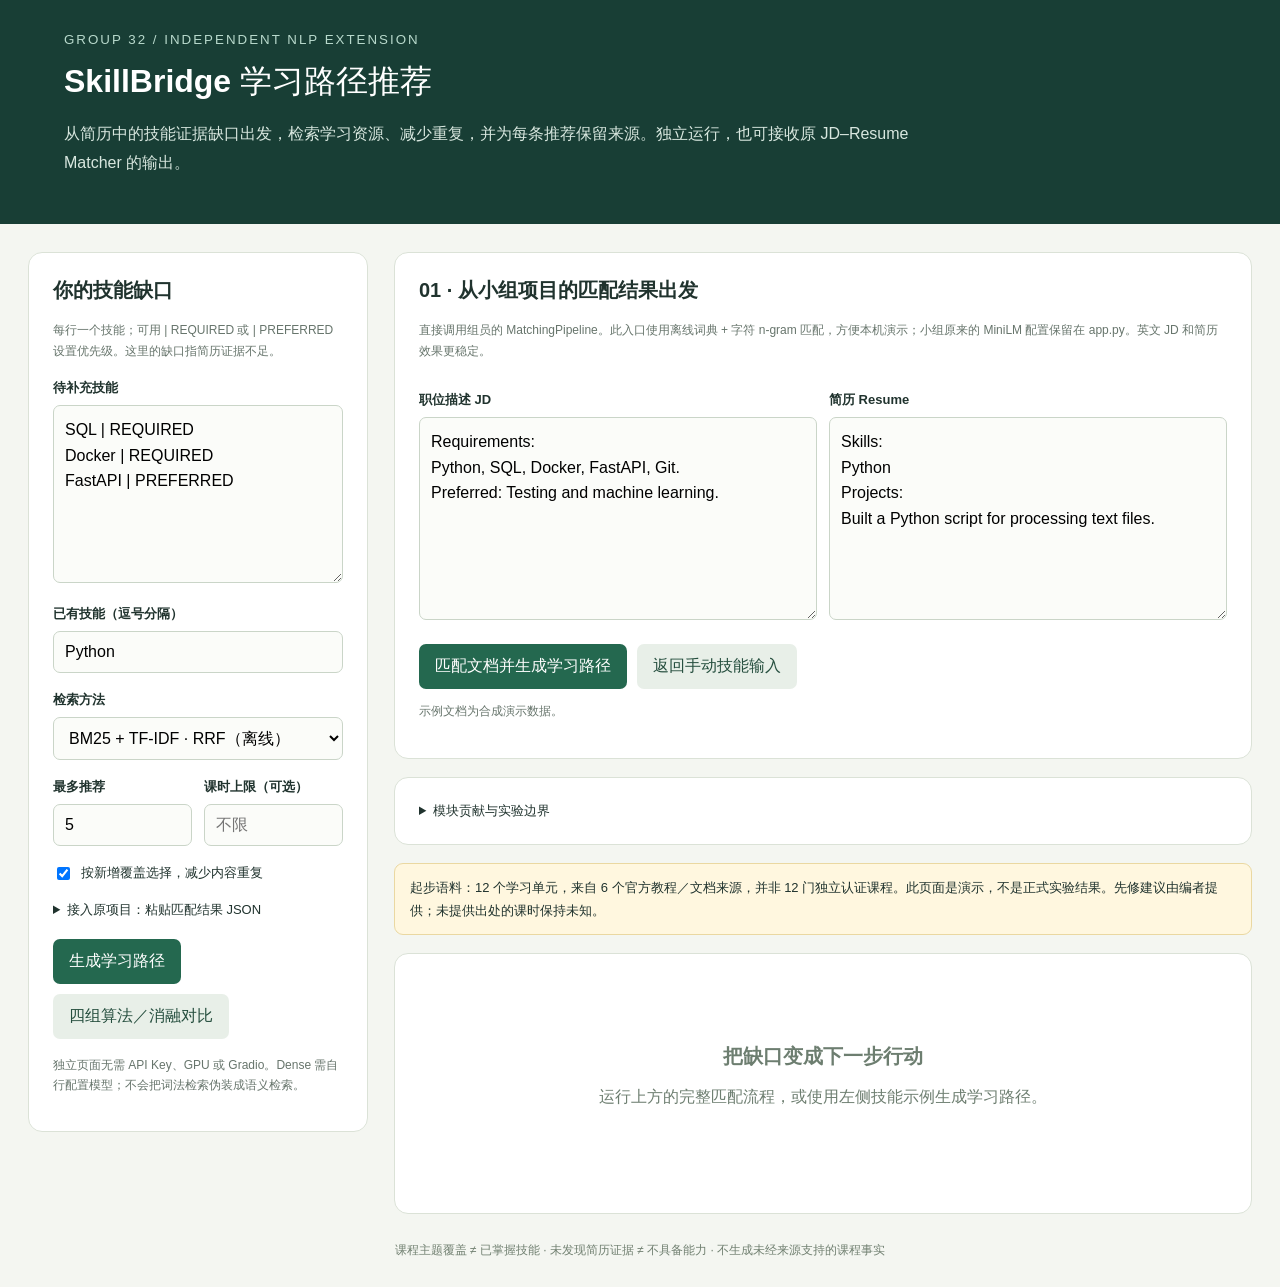
<file: src/learning/index.html>
<!doctype html>
<html lang="zh-CN"><head><meta charset="utf-8"><meta name="viewport" content="width=device-width, initial-scale=1"><title>SkillBridge · Learning Module</title>
<style>
:root{font-family:Segoe UI,Microsoft YaHei,sans-serif;color:#20332e;background:#f4f6f1}*{box-sizing:border-box}body{margin:0}header{background:#183e35;color:white;padding:30px max(5vw,20px)}header small{color:#b8d9cc;letter-spacing:2px}h1{font-size:32px;margin:12px 0}header p{color:#d8e7df;max-width:850px;line-height:1.8}main{max-width:1400px;margin:auto;padding:28px;display:grid;grid-template-columns:340px 1fr;gap:26px}aside,.panel{background:white;border:1px solid #dbe2d7;border-radius:14px;padding:24px}aside{align-self:start;position:sticky;top:20px}h2{font-size:20px;margin-top:0}h3{margin:0 0 10px}label{display:block;font-size:13px;font-weight:600;margin:18px 0 8px}textarea,input,select{width:100%;padding:11px;border:1px solid #cad5c8;border-radius:7px;font:inherit;background:#fbfcf9}textarea{resize:vertical;line-height:1.6}button{border:0;border-radius:7px;padding:12px 16px;background:#24684f;color:white;cursor:pointer;font:inherit}button.secondary{background:#e8efe8;color:#254e3e}button:disabled{opacity:.5;cursor:wait}.actions{display:flex;gap:10px;flex-wrap:wrap;margin-top:20px}.note{font-size:12px;color:#67756c;line-height:1.7}.tag{display:inline-block;background:#edf3e8;padding:5px 9px;border-radius:20px;font-size:12px;margin:3px}.warning{background:#fff7df;border:1px solid #ead8a1;padding:12px 15px;border-radius:9px;font-size:13px;line-height:1.8}.stats{display:grid;grid-template-columns:repeat(3,1fr);gap:12px;margin:18px 0}.stat{background:#eaf0e6;border-radius:10px;padding:16px}.stat b{display:block;font-size:26px;color:#225c44;margin-bottom:5px}.stat span{font-size:12px}.card{margin-top:18px;border:1px solid #dce3d7;border-radius:11px;padding:22px;background:white}.step{font-size:12px;color:#6b7e6b;letter-spacing:1px;margin-bottom:10px}.card p{font-size:14px;line-height:1.8}blockquote{border-left:3px solid #a6bf95;margin:14px 0;padding:7px 15px;background:#f5f7f1;font-size:13px;white-space:pre-line;line-height:1.7}a{color:#23674c}table{border-collapse:collapse;width:100%;font-size:13px;margin-top:18px}td,th{padding:12px;text-align:left;border-bottom:1px solid #dce3d7}#error{color:#9b2929;white-space:pre-wrap}.empty{padding:65px 25px;text-align:center;color:#6d7e70}.check{display:flex;align-items:center;gap:8px;font-weight:400}.check input{width:auto}.row{display:grid;grid-template-columns:1fr 1fr;gap:12px}details{margin:18px 0}summary{cursor:pointer;font-size:13px}#json{font:12px Consolas,monospace}footer{padding:0 28px 28px;text-align:center;color:#718071;font-size:12px}@media(max-width:850px){main{grid-template-columns:1fr;padding:15px}aside{position:static}.stats{grid-template-columns:1fr}h1{font-size:26px}}
</style></head><body>
<header><small>GROUP 32 / INDEPENDENT NLP EXTENSION</small><h1>SkillBridge <span style="font-weight:300">学习路径推荐</span></h1><p>从简历中的技能证据缺口出发，检索学习资源、减少重复，并为每条推荐保留来源。独立运行，也可接收原 JD–Resume Matcher 的输出。</p></header>
<main><aside><h2>你的技能缺口</h2><div class="note">每行一个技能；可用 | REQUIRED 或 | PREFERRED 设置优先级。这里的缺口指简历证据不足。</div>
<label for="gaps">待补充技能</label><textarea id="gaps" rows="6">SQL | REQUIRED
Docker | REQUIRED
FastAPI | PREFERRED</textarea>
<label for="known">已有技能（逗号分隔）</label><input id="known" value="Python">
<label for="method">检索方法</label><select id="method"><option value="hybrid">BM25 + TF-IDF · RRF（离线）</option><option value="bm25">BM25</option><option value="tfidf">TF-IDF</option><option value="hybrid_dense">BM25 + Dense · RRF（需模型）</option><option value="dense">Dense（需模型）</option></select>
<div class="row"><div><label for="topk">最多推荐</label><input id="topk" type="number" min="1" max="20" value="5"></div><div><label for="budget">课时上限（可选）</label><input id="budget" type="number" min="0.1" step="0.5" placeholder="不限"></div></div>
<label class="check"><input type="checkbox" id="optimize" checked>按新增覆盖选择，减少内容重复</label>
<details><summary>接入原项目：粘贴匹配结果 JSON</summary><p class="note">填写后优先使用 JSON 中的 details。仅转换 Skill 行，不把学历或工作年限转为课程。</p><textarea id="json" rows="5" placeholder='{"details":[{"category":"Skill","requirement":"Docker","priority":"REQUIRED","match_score":0}]}'></textarea><label for="upload">或导入结果 JSON 文件</label><input id="upload" type="file" accept=".json,application/json"></details>
<div class="actions"><button id="run">生成学习路径</button><button id="compare" class="secondary">四组算法／消融对比</button></div><p id="error" role="alert"></p><p class="note">独立页面无需 API Key、GPU 或 Gradio。Dense 需自行配置模型；不会把词法检索伪装成语义检索。</p></aside>
<section>
<div class="panel" style="margin-bottom:18px"><h2>01 · 从小组项目的匹配结果出发</h2><p class="note">直接调用组员的 MatchingPipeline。此入口使用离线词典 + 字符 n-gram 匹配，方便本机演示；小组原来的 MiniLM 配置保留在 app.py。英文 JD 和简历效果更稳定。</p>
<div class="row"><div><label for="jd">职位描述 JD</label><textarea id="jd" rows="7">Requirements:
Python, SQL, Docker, FastAPI, Git.
Preferred: Testing and machine learning.</textarea></div><div><label for="resume">简历 Resume</label><textarea id="resume" rows="7">Skills:
Python
Projects:
Built a Python script for processing text files.</textarea></div></div>
<div class="actions"><button id="match">匹配文档并生成学习路径</button><button id="clear-match" class="secondary">返回手动技能输入</button></div><p id="match-status" class="note" role="status">示例文档为合成演示数据。</p><div id="match-table" style="overflow:auto"></div></div>
<details class="panel"><summary>模块贡献与实验边界</summary><p>组员负责 JD／简历抽取、匹配与评分；本模块负责将技能证据缺口转为有来源的学习资源和规划顺序。</p><p>可展示的工作：匹配结果适配、BM25／TF-IDF 检索、RRF 融合、优先级加权覆盖、重复惩罚、先修顺序、推荐解释、四组消融对比和结果导出。</p><p class="note">正式 NDCG／Recall／MRR 需要独立人工相关性标注。页面的覆盖与重复率只描述主题映射和推荐集合，不能证明学习成效。完整评分对应及待完成实验见 docs/CONTRIBUTION_GUIDE.md。</p></details>
<div class="warning">起步语料：12 个学习单元，来自 6 个官方教程／文档来源，并非 12 门独立认证课程。此页面是演示，不是正式实验结果。先修建议由编者提供；未提供出处的课时保持未知。</div><div id="comparison" style="overflow:auto"></div><div id="result" aria-live="polite" class="panel" style="margin-top:18px"><div class="empty"><h2>把缺口变成下一步行动</h2><p>运行上方的完整匹配流程，或使用左侧技能示例生成学习路径。</p></div></div></section></main>
<footer>课程主题覆盖 ≠ 已掌握技能 · 未发现简历证据 ≠ 不具备能力 · 不生成未经来源支持的课程事实</footer>
<script>
const $=id=>document.getElementById(id);let lastResult,matchResult;
function el(tag,text,cls){const e=document.createElement(tag);if(text!==undefined)e.textContent=text;if(cls)e.className=cls;return e}
function badge(parent,text){parent.append(el('span',text,'tag'))}
function render(r){lastResult=r;const host=$('result');host.replaceChildren();host.append(el('h2','推荐学习路径'));host.append(el('p',`${r.backend} · ${r.latency_ms} ms · ${r.optimized?'覆盖与去重选择':'按检索顺序'}`,'note'));
 const stats=el('div',undefined,'stats');for(const [n,t]of [[Math.round(r.weighted_coverage*100)+'%','已标注主题的加权覆盖'],[r.recommendations.length,'推荐学习单元'],[r.uncovered_skills.length,'仍未覆盖技能']]){const box=el('div',undefined,'stat');box.append(el('b',n),el('span',t));stats.append(box)}host.append(stats);
 if(r.uncovered_skills.length)host.append(el('div','未覆盖：'+r.uncovered_skills.join('、')+'。当前语料中没有足够已标注证据，或课时预算排除了资源。','warning'));
 if(r.excluded_unknown_duration)host.append(el('p',`${r.excluded_unknown_duration} 个单元的课时未知，启用课时预算后这些资源被排除；未知课时不会当作 0。`,'note'));
 for(const c of r.recommendations){const card=el('article',undefined,'card');card.append(el('div',`STEP ${String(c.step).padStart(2,'0')} / ${c.provider}`,'step'),el('h3',c.title),el('p',c.description));const tags=el('div');for(const s of c.covered_gaps)badge(tags,s);card.append(tags);card.append(el('p','新增覆盖：'+(c.newly_covered_gaps.join('、')||'与前面资源重合'),'note'));
 for(const s of c.covered_gaps){card.append(el('div','主题证据 · '+s,'note'),el('blockquote',c.evidence[s]))}if(c.unmet_prerequisites.length)card.append(el('div','先修待确认（编者建议）：'+c.unmet_prerequisites.join('、'),'warning'));
 const a=el('a','查看官方来源 ↗');a.href=c.url;a.target='_blank';a.rel='noopener noreferrer';card.append(a,el('p','课时：'+(c.duration_hours===null?'未知':c.duration_hours+' 小时'),'note'));host.append(card)}
 if(!r.recommendations.length)host.append(el('p','没有可推荐的已验证资源。可以调整技能、已有技能或预算。'));
 const audit=el('details');audit.append(el('summary','查看算法选择过程与评分分解'));const auditTable=el('table');let auditHead=el('tr');['选择顺序','资源','新增权重','相关度项','重复惩罚','先修惩罚','目标值'].forEach(t=>auditHead.append(el('th',t)));auditTable.append(auditHead);for(const t of r.selection_trace||[]){const row=el('tr'),c=t.components;[t.selection_step,t.resource_id,c.new_coverage,c.relevance,c.redundancy_penalty,c.prerequisite_penalty,t.objective].forEach(v=>row.append(el('td',String(v))));auditTable.append(row)}audit.style.overflow='auto';audit.append(el('p','目标 = 新增覆盖权重 + 0.15×检索分数 − 0.25×重复权重 − 0.5×未满足先修数。选择顺序与最终先修规划顺序可能不同。','note'),auditTable);host.append(audit);
 const download=el('button','导出推荐结果 JSON','secondary');download.onclick=()=>save('learning_plan.json',JSON.stringify(lastResult,null,2),'application/json');const md=el('button','导出演示报告 Markdown','secondary');md.onclick=async()=>{try{const res=await fetch('/api/export',{method:'POST',headers:{'Content-Type':'application/json'},body:JSON.stringify({plan:lastResult})});const data=await res.json();if(!res.ok)throw Error(data.error);save('learning_plan.md',data.markdown,'text/markdown')}catch(e){$('error').textContent=e.message}};const actions=el('div',undefined,'actions');actions.append(download,md);host.append(actions)}
function save(name,text,type){const a=el('a');a.href=URL.createObjectURL(new Blob([text],{type}));a.download=name;a.click();setTimeout(()=>URL.revokeObjectURL(a.href),1000)}
async function request(compare=false){$('error').textContent='';$('run').disabled=$('compare').disabled=$('match').disabled=true;try{const payload={gaps:$('gaps').value,known:$('known').value,method:$('method').value,top_k:Number($('topk').value),budget_hours:$('budget').value?Number($('budget').value):null,optimize:$('optimize').checked};if($('json').value.trim())payload.match_result=JSON.parse($('json').value);const res=await fetch(compare?'/api/compare':'/api/recommend',{method:'POST',headers:{'Content-Type':'application/json'},body:JSON.stringify(payload)});const data=await res.json();if(!res.ok)throw Error(data.error||'请求失败');if(compare){const section=$('comparison');section.replaceChildren();const table=el('table');const tr=el('tr');['方法／配置','主题覆盖','重复率','推荐数量','耗时 ms'].forEach(t=>tr.append(el('th',t)));table.append(tr);for(const r of data){const row=el('tr');[r.backend+(r.optimized?' + 覆盖优化':' · 检索排序'),Math.round(r.weighted_coverage*100)+'%',Math.round(r.redundancy_ratio*100)+'%',r.recommendations.length,r.latency_ms].forEach(t=>row.append(el('td',String(t))));table.append(row)}section.append(table,el('p','以上是当前输入上的演示对比，不是独立测试集上的检索准确率。','note'));render(data[data.length-1])}else render(data)}catch(e){$('error').textContent=e.message}finally{$('run').disabled=$('compare').disabled=$('match').disabled=false}}
$('match').onclick=async()=>{
 $('match').disabled=$('run').disabled=$('compare').disabled=true;$('error').textContent='';$('match-status').textContent='正在调用小组匹配流水线…';
 try{const response=await fetch('/api/match',{method:'POST',headers:{'Content-Type':'application/json'},body:JSON.stringify({jd:$('jd').value,resume:$('resume').value})});const r=await response.json();if(!response.ok)throw Error(r.error);matchResult=r;$('json').value=JSON.stringify(r,null,2);
 const host=$('match-table');host.replaceChildren();const table=el('table');const head=el('tr');['类别','要求','优先级','匹配分','匹配状态','最近简历片段（弱匹配非证明）'].forEach(v=>head.append(el('th',v)));table.append(head);for(const d of r.details){const row=el('tr');[d.category,d.requirement,d.priority,d.match_score??'未知',d.match_type,d.resume_evidence??'未发现'].forEach(v=>row.append(el('td',String(v))));table.append(row)}host.append(table);
 $('match-status').textContent=r.backend+' · 已将 Skill 缺口传入推荐模块';await request();
 }catch(e){$('error').textContent=e.message;$('match-status').textContent='匹配未完成'}finally{$('match').disabled=$('run').disabled=$('compare').disabled=false}
};
$('clear-match').onclick=()=>{$('json').value='';$('match-table').replaceChildren();$('match-status').textContent='已切换至左侧手动技能输入';matchResult=null};
$('run').onclick=()=>request();$('compare').onclick=()=>request(true);$('upload').onchange=async()=>{const f=$('upload').files[0];if(f)$('json').value=await f.text()};
</script></body></html>
</file>
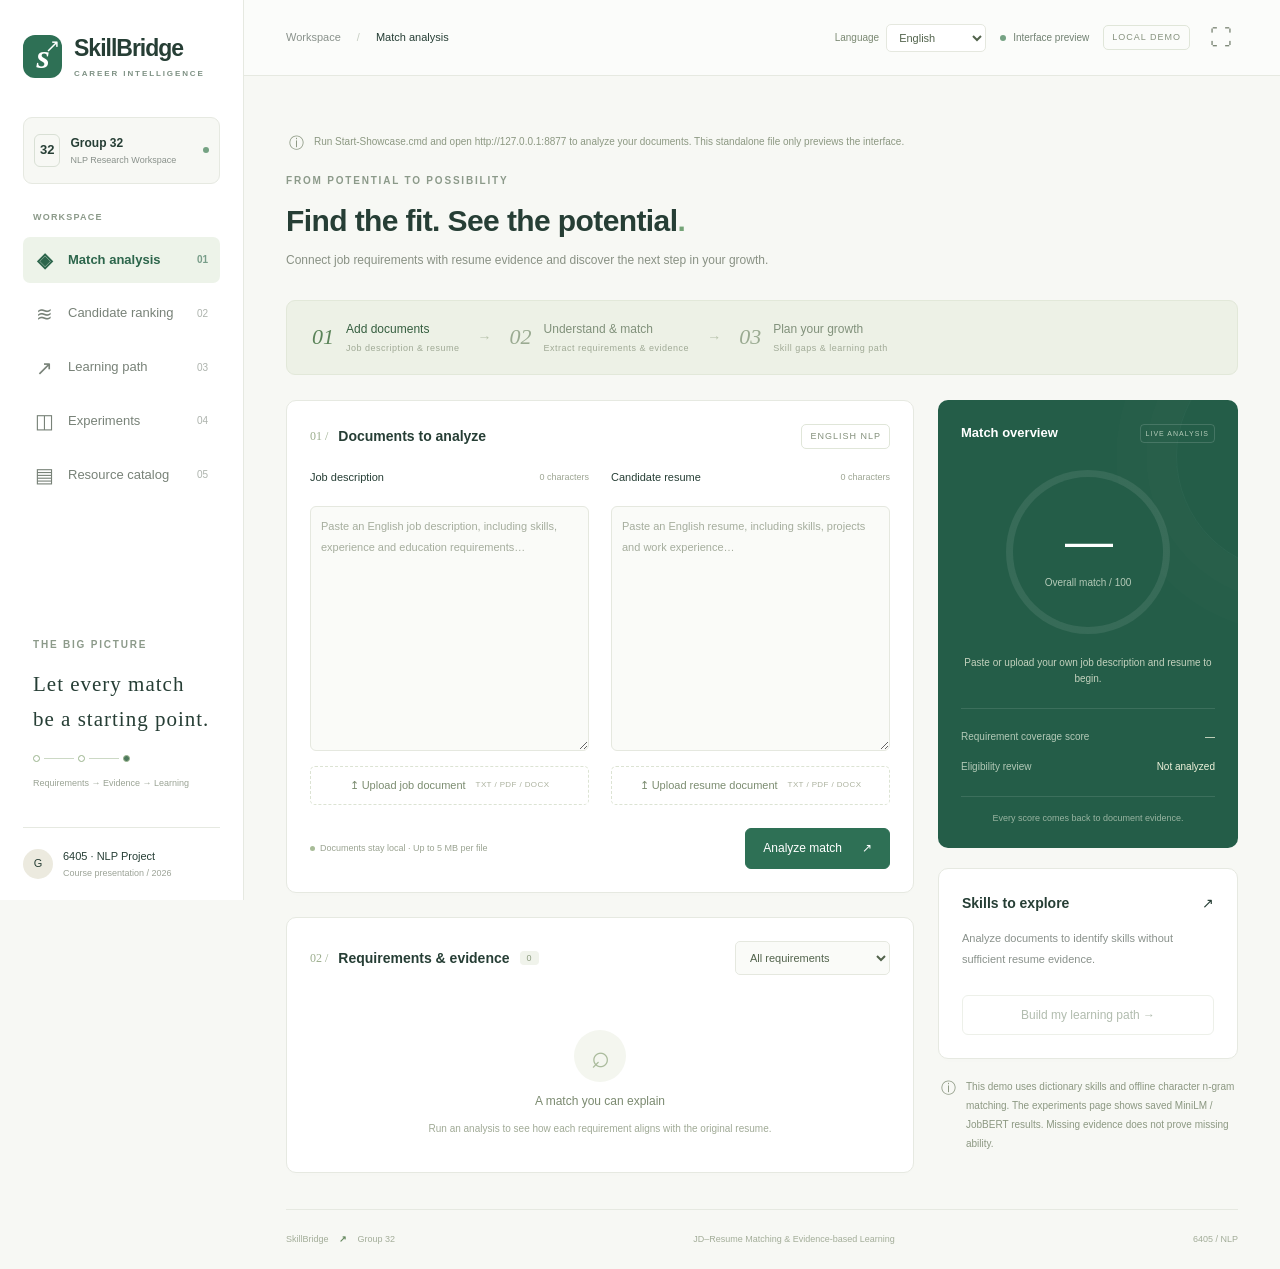
<file: Showcase.html>
<!doctype html>
<html lang="en">
<head><meta charset="utf-8"><meta name="viewport" content="width=device-width,initial-scale=1"><title>SkillBridge · From matching to growth</title><style>:root{--ink:#263e35;--muted:#89918b;--green:#2e7055;--accent:#b8d8a6;--paper:#f7f8f4;--line:#e6e9e1;--white:#fff;--orange:#ad7849}*{box-sizing:border-box}body{margin:0;background:var(--paper);color:var(--ink);font:14px/1.6 "Segoe UI","Microsoft YaHei",sans-serif}button,input,select,textarea{font:inherit}button,a,input,select,textarea{outline-color:var(--green)}button,a{ -webkit-tap-highlight-color:transparent}button{cursor:pointer}button:disabled{opacity:.5;cursor:wait}a{color:inherit;text-decoration:none}[hidden]{display:none!important}.sidebar{position:fixed;inset:0 auto 0 0;width:244px;background:#fff;border-right:1px solid var(--line);display:flex;flex-direction:column;padding:35px 23px 20px;z-index:10}.brand{display:flex;align-items:center;gap:12px;font-size:23px;font-weight:650;letter-spacing:-1px;line-height:1.15}.brand small{display:block;font-size:8px;letter-spacing:1.9px;margin-top:8px;color:#7e9184}.brand-icon{width:39px;height:43px;display:grid;place-content:center;background:var(--green);border-radius:12px;color:#fff;font-family:Georgia,serif;font-style:italic;font-size:34px;position:relative}.brand-icon span{position:absolute;font:18px sans-serif;right:3px;top:0}.workspace{display:flex;align-items:center;gap:10px;padding:16px 10px;margin:38px 0 26px;background:#f7f8f4;border:1px solid var(--line);border-radius:9px;font-size:12px;font-weight:600}.workspace small{display:block;font-size:9px;color:var(--muted);font-weight:400}.workspace-icon{border:1px solid #d9e0d5;border-radius:6px;padding:5px;font-size:13px}.workspace-dot,.status i,.small-dot{display:inline-block;border-radius:50%;width:6px;height:6px;background:#75a283}.workspace-dot{margin-left:auto}.nav-label,.eyebrow{font-size:10px;letter-spacing:1.8px;font-weight:600;color:#8c9a8a}.nav-label{font-size:9px;letter-spacing:1.2px;margin:0 10px 12px}nav{display:flex;flex-direction:column;gap:7px}nav a{display:flex;align-items:center;gap:14px;padding:13px 12px;border-radius:7px;font-size:13px;color:#788278}nav a>span:first-child{font-size:20px;width:19px;text-align:center;line-height:1}nav a.active{background:#edf3e9;color:#2c654b;font-weight:600}nav a:hover{background:#f3f6ef}.nav-index{margin-left:auto;font-size:10px;opacity:.6}.sidebar-note{margin-top:auto;padding:50px 10px 35px}.sidebar-note p{font:22px/1.65 Georgia,"Microsoft YaHei",serif;letter-spacing:1px;margin:13px 0 18px}.sidebar-note small{font-size:9px;color:#9aa394}.mini-path{display:flex;align-items:center;width:120px;gap:4px;margin-bottom:8px}.mini-path i{width:7px;height:7px;border:1px solid #9ab48d;border-radius:50%}.mini-path i:last-child{background:#4d795d}.mini-path b{height:1px;width:30px;background:#ccd9c5}.sidebar-footer{display:flex;align-items:center;gap:10px;border-top:1px solid var(--line);padding-top:20px;font-size:11px}.sidebar-footer small{display:block;color:#9ca397;font-size:9px}.avatar{background:#eceadf;border-radius:50%;width:30px;height:30px;display:grid;place-content:center}.shell{margin-left:244px}.topbar{height:76px;background:#fff9;border-bottom:1px solid var(--line);padding:0 42px;display:flex;justify-content:space-between;align-items:center;font-size:11px}.slash{margin:0 16px;color:#c7cec3}.top-right{display:flex;align-items:center;gap:20px}.status{font-size:10px;color:#718172;display:flex;gap:7px;align-items:center}.top-tag,.tag{font-size:9px;letter-spacing:1px;border:1px solid #e0e6d9;border-radius:5px;padding:4px 8px;color:#85917d;white-space:nowrap}.icon-button{border:0;background:none;color:#7e8978;font-size:22px}main{max-width:1640px;margin:auto;padding:38px 42px 0}.page-heading{display:flex;align-items:center;justify-content:space-between;gap:20px;margin-bottom:30px}.page-heading h1{font-size:30px;line-height:1.4;font-weight:600;letter-spacing:1px;margin:11px 0 9px}.page-heading p{font-size:12px;color:#899184;margin:0}.green{color:#75a477}.button{padding:11px 17px;border-radius:6px;border:1px solid #dce3d5;background:#fff;font-size:12px;line-height:1.4;display:inline-flex;align-items:center;justify-content:center;gap:20px;transition:background .15s,transform .15s}.button:hover:not(:disabled){transform:translateY(-1px);background:#eef3e8}.button.primary{background:var(--green);color:white;border-color:var(--green)}.button.primary:hover:not(:disabled){background:#245c45}.button.secondary{color:#667c61}.button.full{width:100%;margin-top:14px}.workflow-strip{display:flex;gap:30px;align-items:center;background:#edf1e6;border:1px solid #e2e8d9;border-radius:9px;padding:19px 25px;margin-bottom:25px}.workflow-strip>div{display:flex;align-items:center;gap:12px;font-size:12px;color:#81917b}.workflow-strip>div>span{font:italic 22px Georgia;color:#9aaa91}.workflow-strip small{display:block;font-size:9px;letter-spacing:.5px;margin-top:2px;color:#a0aa96}.workflow-strip .current{color:#355e3f}.workflow-strip .current>span{color:#5a8358}.workflow-strip>b{font-weight:400;color:#b8c3ac}.strip-end{margin-left:auto;font:italic 12px Georgia;color:#9ba98e}.match-layout{display:grid;grid-template-columns:minmax(0,1fr) 300px;gap:24px}.card{border:1px solid var(--line);border-radius:10px;background:var(--white);box-shadow:0 3px 9px #263e3502}.card-heading{display:flex;align-items:center;justify-content:space-between;gap:12px;margin-bottom:20px}.card-heading>div{display:flex;align-items:center;gap:10px}h2{font-size:14px;font-weight:600;margin:0}h3{font-size:15px;margin:10px 0}.section-number{font:12px Georgia;color:#9cae8e}.documents{padding:23px}.document-grid{display:grid;grid-template-columns:1fr 1fr;gap:22px}.document{min-width:0}.field-heading{display:flex;align-items:center;justify-content:space-between;margin-bottom:10px;gap:5px}.field-heading label{font-size:12px}.field-heading label span{font-size:9px;color:#a5ab9d;margin-left:5px}.file-label{font-size:9px;color:#9da593}input,textarea,select{background:#fafbf8;border:1px solid #e5e8df;border-radius:5px;color:#52634c;padding:9px 10px;width:100%;min-width:0}textarea{resize:vertical;line-height:1.9;font-size:11px}textarea::placeholder,input::placeholder{color:#a5ad9d}select{font-size:11px}#jd,#resume{height:245px;min-height:120px;margin-top:10px;border-radius:6px}.upload{display:flex;justify-content:center;align-items:center;gap:10px;font-size:11px;border:1px dashed #dce3d3;padding:10px;color:#7b8c70;border-radius:5px;margin-top:8px;cursor:pointer;transition:background .15s}.upload:hover{background:#f0f5e9}.upload span{font-size:8px;letter-spacing:.4px;color:#acb29f}.upload input{display:none}.document-footer{display:flex;justify-content:space-between;align-items:center;margin-top:23px;gap:10px}.document-footer>span{font-size:9px;color:#9aa391}.small-dot{background:#a8bc98;width:5px;height:5px;margin-right:5px}.score-card{background:#245d48;color:white;border-radius:10px;padding:23px;position:relative;overflow:hidden}.score-card:before{content:"";width:230px;height:230px;position:absolute;border:1px solid #ffffff09;border-radius:50%;right:-170px;top:-60px;box-shadow:0 0 0 30px #ffffff02,0 0 0 60px #ffffff02}.score-card h2{font-size:13px}.light-tag{font-size:7px;letter-spacing:1px;color:#b5cbb9;border:1px solid #ffffff26;border-radius:4px;padding:3px 5px}.score-ring{--score:0;width:164px;height:164px;margin:26px auto 21px;border-radius:50%;background:conic-gradient(#c4d9ab calc(var(--score)*1%),#ffffff16 0);padding:7px;transform:rotate(-0deg)}.score-ring>div{height:100%;border-radius:50%;background:#245d48;display:flex;flex-direction:column;align-items:center;justify-content:center}.score-ring strong{font-size:48px;font-weight:400;letter-spacing:-2px;line-height:1.2}.score-ring small{color:#b3c9b7;font-size:10px;margin-top:5px}.score-description{text-align:center;font-size:10px;color:#c4d2be;min-height:20px}.score-metrics{border-top:1px solid #ffffff1c;margin-top:21px;padding-top:13px}.score-metrics>div{display:flex;justify-content:space-between;font-size:10px;padding:7px 0;color:#b3c9b7}.score-metrics b{font-weight:500;color:#f0f3dc;max-width:150px;text-align:right}.score-foot{margin-top:14px;padding-top:14px;border-top:1px solid #ffffff1c;font-size:9px;color:#98b4a1;text-align:center}.gap-card{padding:23px;margin-top:20px}.gap-card .card-heading{margin-bottom:13px}.gap-card p{font-size:11px;line-height:1.9}.chips{display:flex;flex-wrap:wrap;gap:6px}.chip{display:inline-block;border-radius:4px;padding:3px 7px;font-size:10px;background:#f0f3e9;color:#6e845a}.chip.amber{background:#f8f1e6;color:#a28151}.context-note{display:flex;align-items:flex-start;gap:10px;color:#8c9882;padding:18px 3px;font-size:10px;line-height:1.9}.context-note>span{font-size:15px;line-height:1.5}.context-note p{margin:0}.evidence-card{margin-top:24px;overflow:hidden}.evidence-card>.card-heading{padding:23px 23px 0}.evidence-card select{width:155px}.count-badge{background:#f0f3eb;color:#8e9d82;font-size:9px;min-width:19px;text-align:center;border-radius:4px}.empty{padding:35px 20px;text-align:center;min-height:170px;display:flex;align-items:center;justify-content:center;flex-direction:column}.empty-symbol{font:32px Georgia;color:#aabb9c;background:#f4f6ef;display:grid;place-content:center;width:52px;height:52px;border-radius:50%}.empty h3{font-size:12px;color:#7b8a70;font-weight:500}.empty p{font-size:10px;color:#a0aa96;margin:0}.muted{color:var(--muted)}.caption{font-size:10px;line-height:1.9;color:#97a08e}.table-scroll{overflow:auto}table{border-collapse:collapse;width:100%;font-size:11px;text-align:left}th{font-size:9px;color:#91a086;font-weight:500;background:#f9faf6;white-space:nowrap}th,td{padding:13px 18px;border-bottom:1px solid #eff1ea;vertical-align:top}td{color:#5f7256}td.evidence-text{font-size:10px;max-width:310px;min-width:180px;line-height:1.8}td small{font-size:9px;color:#a0ac95;display:block}.badge{font-size:9px;padding:3px 7px;display:inline-block;border-radius:4px;background:#edf3e7;color:#63884e;white-space:nowrap}.badge.gap{background:#faf1e3;color:#aa8247}.badge.neutral{background:#f1f2ed;color:#939a8b}.evidence-actions{padding:12px 20px;font-size:10px;color:#9ba58f}.page-footer{display:flex;justify-content:space-between;align-items:center;border-top:1px solid var(--line);padding:22px 0;margin-top:36px;font-size:9px;color:#a3ad99;gap:15px}.page-footer b{color:#65885e;margin:0 8px}.two-columns{display:grid;grid-template-columns:minmax(280px,.8fr) minmax(0,1.2fr);gap:24px}.padded{padding:25px}.padded h2{margin-bottom:15px}.padded label:not(.upload):not(.check-line){font-size:11px;display:block;margin:16px 0 6px}.padded>.card-heading h2{margin:0}.candidate-check{display:flex;align-items:center;gap:10px;border-bottom:1px solid var(--line);padding:10px 0;font-size:11px}.candidate-check input,.check-line input{width:auto;accent-color:var(--green)}.candidate-check label{margin:0!important;cursor:pointer}.rank-row{display:flex;gap:16px;align-items:center;padding:19px 0;border-bottom:1px solid var(--line);cursor:pointer}.rank-row:hover{background:#f7faf2}.rank-number{width:30px;height:30px;display:grid;place-content:center;background:#f0f4e8;border-radius:7px;font:italic 18px Georgia;color:#7b9867}.rank-row:first-child .rank-number{background:#2e7055;color:#fff}.rank-name{font-size:12px;flex:1}.rank-name small{display:block;font-size:9px;color:#97a28b}.rank-value{font-size:24px;font-weight:500;color:#55784b}.learning-layout{display:grid;grid-template-columns:310px minmax(0,1fr);gap:24px}.two-fields{display:grid;grid-template-columns:1fr 1fr;gap:12px}.check-line{display:flex;align-items:center;gap:8px;font-size:11px;margin-top:17px}.stat-grid{display:grid;grid-template-columns:repeat(3,1fr);gap:14px;margin-bottom:20px}.stat{background:#edf2e6;border:1px solid #e2e8d8;border-radius:8px;padding:16px}.stat small{font-size:10px;color:#89997b}.stat strong{display:block;font-size:27px;font-weight:500;color:#547544;margin-top:5px}.course{padding:23px;background:white;border:1px solid var(--line);border-radius:9px;margin-bottom:14px}.course-head{display:flex;gap:15px;align-items:flex-start}.step{width:30px;height:30px;flex-shrink:0;display:grid;place-content:center;border-radius:50%;background:#eaf0df;color:#5e804a;font:italic 17px Georgia}.course h3{margin:0 0 3px;font-size:14px}.course .provider{font-size:9px;color:#94a087;letter-spacing:.6px}.course p{font-size:11px;color:#87947c;line-height:1.9}.course-link{font-size:10px;color:#557e46;margin-left:auto;white-space:nowrap}.course details{margin-top:13px;border-top:1px solid var(--line);padding-top:12px;font-size:10px;color:#87937d}.course summary{cursor:pointer}.course blockquote{border-left:2px solid #b4c5a2;padding-left:10px;margin:12px 0;color:#7a8d6e}.experiment-tabs{display:flex;gap:8px;margin-bottom:22px}.experiment-tabs button{padding:10px 23px;border:1px solid #e1e7d8;border-radius:6px;color:#8c9c7f;background:#fff;font-size:12px}.experiment-tabs button.active{background:var(--green);color:white;border-color:var(--green)}.experiment-meta{display:flex;justify-content:space-between;align-items:center;margin-bottom:25px;gap:20px}.experiment-meta p{font-size:10px;color:#98a28e}.experiment-meta h2{margin:0}.bar-row{display:grid;grid-template-columns:minmax(150px,260px) 1fr 55px;align-items:center;gap:18px;margin:17px 0;font-size:11px}.bar-row>span:first-child{overflow-wrap:anywhere}.bar-track{height:18px;border-radius:3px;background:#f1f3ec;overflow:hidden}.bar-fill{height:100%;background:#a8bc8d;border-radius:3px;min-width:2px}.bar-fill.negative{background:#cdb493}.bar-row.best .bar-fill{background:var(--green)}.bar-row.best{font-weight:600}.bar-row b{font-size:11px;font-weight:500}.catalog-toolbar{display:flex;justify-content:space-between;align-items:center;margin-bottom:24px;gap:20px}.catalog-toolbar input{max-width:400px;background:white}.catalog-grid{display:grid;grid-template-columns:repeat(3,minmax(0,1fr));gap:18px}.catalog-grid .course{margin:0;display:flex;flex-direction:column}.catalog-grid .course p{flex:1}.catalog-grid .course a{margin-top:15px;align-self:flex-start}#toast{position:fixed;bottom:28px;left:calc(50% + 100px);transform:translateX(-50%);max-width:650px;background:#284c39;color:#fff;padding:13px 23px;border-radius:8px;box-shadow:0 7px 30px #0002;z-index:40;font-size:12px}#toast.error{background:#8a523a}.loading{animation:pulse 1s infinite}@keyframes pulse{50%{opacity:.5}}button:focus-visible,a:focus-visible,.upload:focus-within{outline:2px solid #81a96c;outline-offset:3px}.row-hint{font-size:9px;color:#9aa890;text-align:right;margin-top:15px}@media(min-width:1500px){#jd,#resume{height:290px}.page-heading h1{font-size:34px}main{padding-top:45px}.workflow-strip{padding:23px 28px}}@media(max-width:1200px){.sidebar{width:210px;padding:30px 15px 20px}.shell{margin-left:210px}main{padding:30px 25px 0}.topbar{padding:0 25px}.match-layout{grid-template-columns:minmax(0,1fr) 265px;gap:18px}.documents{padding:20px}.document-grid{gap:13px}.strip-end{display:none}.workflow-strip{gap:20px;padding:17px}.field-heading label span{display:none}.page-heading h1{font-size:26px}.catalog-grid{grid-template-columns:repeat(2,minmax(0,1fr))}}@media(max-width:1000px){.match-layout{grid-template-columns:1fr}.result-column{display:grid;grid-template-columns:1fr 1fr;gap:20px}.gap-card{margin:0}.score-ring{width:135px;height:135px;margin:18px auto}.result-column .context-note{grid-column:1/-1;padding-top:0}.score-foot{display:none}.learning-layout{grid-template-columns:270px minmax(0,1fr)}.stat{padding:10px}.stat strong{font-size:23px}.two-columns{grid-template-columns:1fr 1fr}}@media(max-width:760px){.sidebar{position:static;width:100%;padding:14px 18px;border-right:0;border-bottom:1px solid var(--line)}.brand{font-size:20px}.brand-icon{width:32px;height:34px;font-size:28px}.brand small{display:none}.workspace,.sidebar-note,.sidebar-footer,.nav-label{display:none}nav{flex-direction:row;margin-top:18px;gap:4px;overflow:auto}nav a{padding:8px 10px;gap:7px;font-size:11px;white-space:nowrap}nav a>span:first-child{font-size:16px}.nav-index{display:none}.shell{margin:0}.topbar{height:51px;padding:0 18px}.top-right{gap:10px}.top-tag{display:none}main{padding:24px 17px 0}.page-heading{align-items:flex-start;gap:12px;margin-bottom:22px}.page-heading h1{font-size:23px;letter-spacing:0}.page-heading p{font-size:11px}.page-heading>.button{font-size:10px;padding:9px;white-space:nowrap}.eyebrow{font-size:8px;letter-spacing:1.2px}.workflow-strip{gap:10px;justify-content:space-between;padding:14px 10px}.workflow-strip>div{gap:5px;font-size:10px}.workflow-strip small{font-size:8px}.workflow-strip>div>span{font-size:17px}.workflow-strip>b{font-size:10px}.document-grid,.two-columns,.learning-layout{grid-template-columns:1fr}.document-grid{gap:23px}#jd,#resume{height:180px}.document-footer{flex-wrap:wrap}.result-column{grid-template-columns:1fr 1fr;gap:12px}.score-card,.gap-card{padding:18px}.score-card .light-tag{display:none}.score-ring{width:120px;height:120px}.score-ring strong{font-size:37px}.score-description{font-size:9px}.score-card h2,.gap-card h2{font-size:12px}.score-metrics>div{font-size:9px}.gap-card .button{font-size:10px;padding:10px 5px}.evidence-card>.card-heading{padding:17px 17px 0}.evidence-card select{width:125px}.section-number{font-size:10px}.page-footer{font-size:8px;flex-wrap:wrap}.page-footer>span:nth-child(2){display:none}.experiment-tabs{gap:6px}.experiment-tabs button{font-size:11px;padding:9px 12px}.bar-row{grid-template-columns:135px 1fr 40px;gap:9px;font-size:10px}.padded{padding:19px}.experiment-meta{display:block}.experiment-meta .tag{white-space:normal}.catalog-grid{grid-template-columns:1fr}.catalog-toolbar{flex-wrap:wrap}.catalog-toolbar input{max-width:none}.stat-grid{gap:8px}.stat strong{font-size:22px}.course-link{font-size:9px}.course h3{font-size:12px}#toast{left:50%;width:90%;text-align:center}.page-heading>.tag{display:none}}

.language-control{display:flex;align-items:center;gap:7px;color:#7b8973;font-size:10px;white-space:nowrap}.language-control select{width:100px;background:#fff;font-size:11px;padding:6px 8px}.top-right{gap:14px}html[lang="en"] .page-heading h1{letter-spacing:-.6px;font-size:30px}html[lang="en"] .document-footer{flex-wrap:wrap}html[lang="en"] .sidebar-note p{font-size:21px}html[lang="en"] .workflow-strip{gap:18px}html[lang="en"] .strip-end{display:none}html[lang="en"] .field-heading label{font-size:11px}html[lang="en"] .score-metrics b{max-width:125px}@media(max-width:760px){.language-control>span{display:none}.language-control select{width:85px;font-size:10px}.top-right{gap:8px}.status{font-size:9px}html[lang="en"] .page-heading h1{font-size:23px}html[lang="en"] .workflow-strip{gap:6px}.workflow-strip small{max-width:100px}html[lang="en"] .workflow-strip small{line-height:1.5}html[lang="en"] .gap-card .button{overflow-wrap:anywhere}html[lang="en"] .page-heading{flex-wrap:wrap}html[lang="en"] .page-heading>.button{margin-left:auto}}
</style></head>
<body>
<aside class="sidebar">
  <a class="brand" href="#match"><span class="brand-icon">s<span>↗</span></span><span>SkillBridge<small>CAREER INTELLIGENCE</small></span></a>
  <div class="workspace"><span class="workspace-icon">32</span><div>Group 32<small>NLP Research Workspace</small></div><span class="workspace-dot"></span></div>
  <div class="nav-label">WORKSPACE</div>
  <nav aria-label="Main navigation">
    <a href="#match" data-view="match"><span>◈</span>Match analysis<span class="nav-index">01</span></a>
    <a href="#ranking" data-view="ranking"><span>≋</span>Candidate ranking<span class="nav-index">02</span></a>
    <a href="#learning" data-view="learning"><span>↗</span>Learning path<span class="nav-index">03</span></a>
    <a href="#experiments" data-view="experiments"><span>◫</span>Experiments<span class="nav-index">04</span></a>
    <a href="#catalog" data-view="catalog"><span>▤</span>Resource catalog<span class="nav-index">05</span></a>
  </nav>
  <div class="sidebar-note"><span class="eyebrow">THE BIG PICTURE</span><p>Let every match<br>be a starting point.</p><div class="mini-path"><i></i><b></b><i></i><b></b><i></i></div><small>Requirements → Evidence → Learning</small></div>
  <div class="sidebar-footer"><span class="avatar">G</span><div>6405 · NLP Project<small>Course presentation / 2026</small></div></div>
</aside>
<div class="shell">
<header class="topbar"><div><span class="muted">Workspace</span><span class="slash">/</span><span id="breadcrumb">Match analysis</span></div><div class="top-right"><label class="language-control"><span>Language</span><select id="display-language" aria-label="Display language"><option value="en" data-i18n-ignore>English</option><option value="zh" data-i18n-ignore>中文</option></select></label><span id="connection" class="status"><i></i>Connecting</span><span class="top-tag">LOCAL DEMO</span><button id="presentation" class="icon-button" title="Toggle presentation fullscreen" aria-label="Toggle presentation fullscreen">⛶</button></div></header>
<main>
  <div id="offline-notice" class="context-note" hidden><span>ⓘ</span><p>Run Start-Showcase.cmd and open http://127.0.0.1:8877 to analyze your documents. This standalone file only previews the interface.</p></div>
  <section class="page" id="view-match">
    <div class="page-heading"><div><div class="eyebrow">FROM POTENTIAL TO POSSIBILITY</div><h1>Find the fit. See the potential<span class="green">.</span></h1><p>Connect job requirements with resume evidence and discover the next step in your growth.</p></div></div>
    <div class="workflow-strip"><div class="current"><span>01</span><div>Add documents<small>Job description & resume</small></div></div><b>→</b><div><span>02</span><div>Understand & match<small>Extract requirements & evidence</small></div></div><b>→</b><div><span>03</span><div>Plan your growth<small>Skill gaps & learning path</small></div></div><span class="strip-end">One connected journey ↗</span></div>
    <div class="match-layout"><div>
      <article class="card documents"><div class="card-heading"><div><span class="section-number">01 /</span><h2>Documents to analyze</h2></div><span class="tag">ENGLISH NLP</span></div>
        <div class="document-grid">
          <div class="document"><div class="field-heading"><label for="jd">Job description</label><span class="file-label" id="jd-count">0 characters</span></div><textarea id="jd" maxlength="40000" placeholder="Paste an English job description, including skills, experience and education requirements…"></textarea><label class="upload">↥ Upload job document <span>TXT / PDF / DOCX</span><input type="file" id="jd-file" accept=".txt,.pdf,.docx"></label></div>
          <div class="document"><div class="field-heading"><label for="resume">Candidate resume</label><span class="file-label" id="resume-count">0 characters</span></div><textarea id="resume" maxlength="40000" placeholder="Paste an English resume, including skills, projects and work experience…"></textarea><label class="upload">↥ Upload resume document <span>TXT / PDF / DOCX</span><input type="file" id="resume-file" accept=".txt,.pdf,.docx"></label></div>
        </div><div class="document-footer"><span><i class="small-dot"></i>Documents stay local · Up to 5 MB per file</span><button class="button primary" id="analyze">Analyze match <span>↗</span></button></div>
      </article>
      <article class="card evidence-card"><div class="card-heading"><div><span class="section-number">02 /</span><h2>Requirements & evidence</h2><span class="count-badge" id="evidence-count">0</span></div><select id="evidence-filter" aria-label="Filter matching evidence"><option value="all">All requirements</option><option value="gap">Missing evidence</option><option value="strong">Strong match ≥70</option></select></div><div id="evidence" class="empty"><span class="empty-symbol">⌕</span><h3>A match you can explain</h3><p>Run an analysis to see how each requirement aligns with the original resume.</p></div></article>
    </div><div class="result-column">
      <article class="score-card"><div class="card-heading"><h2>Match overview</h2><span class="light-tag">LIVE ANALYSIS</span></div><div id="score-ring" class="score-ring"><div><strong id="match-score">—</strong><small>Overall match / 100</small></div></div><div id="score-description" class="score-description">Paste or upload your own job description and resume to begin.</div><div class="score-metrics"><div><span>Requirement coverage score</span><b id="coverage-score">—</b></div><div><span>Eligibility review</span><b id="eligibility">Not analyzed</b></div></div><div class="score-foot">Every score comes back to document evidence.</div></article>
      <article class="card gap-card"><div class="card-heading"><h2>Skills to explore</h2><span>↗</span></div><div id="skill-gaps"><p class="muted">Analyze documents to identify skills without sufficient resume evidence.</p></div><button class="button secondary full" id="bridge-learning" disabled>Build my learning path →</button></article>
      <div class="context-note"><span>ⓘ</span><p>This demo uses dictionary skills and offline character n-gram matching. The experiments page shows saved MiniLM / JobBERT results. Missing evidence does not prove missing ability.</p></div>
    </div></div>
  </section>
  <section class="page" id="view-ranking" hidden><div class="page-heading"><div><div class="eyebrow">A CLEARER SHORTLIST</div><h1>A clearer view of every candidate<span class="green">.</span></h1><p>One job, one scoring approach. Select a ranked candidate to inspect the supporting evidence.</p></div></div><div class="two-columns"><article class="card padded"><h2>Target job</h2><p class="muted">Uses the job description from Match analysis.</p><textarea id="rank-jd" maxlength="40000" rows="12" aria-label="Job description for ranking"></textarea><h2>Candidate resumes <span class="tag">Up to 12 resumes</span></h2><div id="candidate-checks"></div><label class="upload">↥ Add your own resumes<input type="file" id="rank-files" accept=".txt,.pdf,.docx" multiple></label><button class="button primary full" id="rank-button">Rank candidates ↗</button><p class="caption">Only the resumes you upload are included in ranking.</p></article><article class="card padded"><div class="card-heading"><h2>Ranked candidates</h2><span class="tag">HYBRID SCORE</span></div><div id="ranking-results" class="empty"><span class="empty-symbol">≋</span><h3>Start with the same job description</h3><p>Select candidates, then run the ranking.</p></div></article></div></section>
  <section class="page" id="view-learning" hidden><div class="page-heading"><div><div class="eyebrow">TURN GAPS INTO A PLAN</div><h1>Turn your skill gaps into next steps<span class="green">.</span></h1><p>Traceable learning resources, organized by coverage gain and prerequisites.</p></div><button class="button secondary" id="export-plan" disabled>↓ Export learning report</button></div><div class="learning-layout"><article class="card padded"><h2>Learning goals</h2><p class="caption">One skill per line. Optionally add | REQUIRED or | PREFERRED.</p><label for="gaps">Skills to develop</label><textarea id="gaps" rows="7"></textarea><label for="known">Known skills (comma-separated)</label><input id="known"><label for="method">Retrieval method</label><select id="method"><option value="hybrid">Hybrid · BM25 + TF-IDF / RRF</option><option value="bm25">BM25</option><option value="tfidf">TF-IDF</option></select><div class="two-fields"><div><label for="top-k">Maximum learning units</label><input id="top-k" type="number" min="1" max="12" value="5"></div><div><label for="budget">Time budget (hours)</label><input id="budget" type="number" min="1" placeholder="No limit"></div></div><label class="check-line"><input id="optimize" type="checkbox" checked>Optimize coverage and reduce redundancy</label><button class="button primary full" id="recommend">Build learning path ↗</button><button class="button secondary full" id="compare">Compare four strategies</button><p class="caption">Resources with unknown duration are excluded from time-limited plans. Coverage means topic coverage, not skill mastery.</p></article><div><div id="learning-stats" class="stat-grid"></div><div id="learning-results" class="card empty"><span class="empty-symbol">↗</span><h3>You do not have to start from zero</h3><p>Import gaps from a match, or enter your own learning goals.</p></div><div id="comparison"></div></div></div></section>
  <section class="page" id="view-experiments" hidden><div class="page-heading"><div><div class="eyebrow">RESEARCH, MADE VISIBLE</div><h1>Every improvement has evidence<span class="green">.</span></h1><p>Read results directly from project CSV files, with sources, metrics and evaluation limits.</p></div><span class="tag">SAVED EXPERIMENTS</span></div><div class="experiment-tabs" id="experiment-tabs"><button data-exp="skills" class="active">Skill extraction</button><button data-exp="classification">Requirement classification</button><button data-exp="matching">Matching methods</button><button data-exp="ablation">Ablation study</button><button data-exp="classic">Traditional vs neural</button><button data-exp="courses">Course retrieval</button><button data-exp="plans">Learning plans</button></div><article class="card padded"><div id="experiment-heading"></div><div id="experiment-chart"></div><div id="experiment-table" class="table-scroll"></div></article><div class="context-note"><span>ⓘ</span><p>Panels use different benchmarks and metrics and cannot be compared directly. Classification labels come from one LLM annotator; TalentCLEF dev has only 10 queries. This page reads saved results without retraining.</p></div></section>
  <section class="page" id="view-catalog" hidden><div class="page-heading"><div><div class="eyebrow">GOOD SOURCES. REAL PROGRESS.</div><h1>Spend your time on reliable resources<span class="green">.</span></h1><p>Curated official tutorials and documentation, with topic mappings and source excerpts.</p></div><span id="catalog-count" class="tag"></span></div><div class="catalog-toolbar"><input id="catalog-search" type="search" placeholder="Search skills, resources or providers…" aria-label="Search resources"><span class="caption">Curated starter catalog · Not a research benchmark</span></div><div id="catalog-grid" class="catalog-grid"></div></section>
  <footer class="page-footer"><span>SkillBridge <b>↗</b> Group 32</span><span>JD–Resume Matching & Evidence-based Learning</span><span>6405 / NLP</span></footer>
</main></div><div id="toast" role="status" aria-live="polite" hidden></div>
<script>// UI copy only. Original documents, resource evidence and algorithm output stay unchanged.
window.SKILLBRIDGE_TRANSLATIONS = [
  ["SkillBridge · From matching to growth", "SkillBridge · 从匹配到成长"],
  ["WORKSPACE", "WORKSPACE / 工作台"],
  ["Main navigation", "主导航"],
  ["Match analysis", "匹配分析"],
  ["Candidate ranking", "候选人排序"],
  ["Learning path", "学习路径"],
  ["Experiments", "实验对比"],
  ["Resource catalog", "资源目录"],
  ["Let every match", "让每一次匹配，"],
  ["be a starting point.", "成为成长的起点。"],
  ["Workspace", "工作台"],
  ["Connecting", "正在连接"],
  ["Toggle presentation fullscreen", "切换全屏演示"],
  ["Display language", "展示语言"],
  ["Language", "语言"],
  ["Interface preview", "界面预览"],
  ["Paste or upload your own job description and resume to begin.", "请粘贴或上传自己的岗位描述和简历开始分析。"],
  ["Upload resumes to add candidates. No sample resumes are included.", "请上传简历以添加候选人，页面不提供示例简历。"],
  ["Only the resumes you upload are included in ranking.", "仅对您自行上传的简历进行排序。"],
  ["Please paste or upload both a job description and a resume.", "请粘贴或上传岗位描述和简历，两者都需要提供。"],
  ["Please enter a job description before ranking candidates.", "请先填写岗位描述，再进行候选人排序。"],
  ["Please upload and select at least one resume.", "请上传并选择至少一份简历。"],
  ["The document is empty.", "文档内容为空。"],
  ["Document exceeds 40000 characters.", "文档内容超过 40000 字符。"],
  ["Run Start-Showcase.cmd and open http://127.0.0.1:8877 to analyze your documents. This standalone file only previews the interface.", "请运行 Start-Showcase.cmd 并打开 http://127.0.0.1:8877 分析自己的文档；独立 HTML 文件仅供界面预览。"],
  ["Offline demo · Results for the built-in documents were computed in advance by the Python pipeline. Switch examples, rank candidates and explore learning paths. Run Start-Showcase.cmd for custom documents and options.", "离线案例演示 · 内置文档的结果由 Python 流水线预先计算。可切换案例、排序和查看学习路径；自定义文档及参数请使用 Start-Showcase.cmd 启动实时版本。"],
  ["Find the fit. See the potential", "发现契合，也发现可能"],
  ["Connect job requirements with resume evidence and discover the next step in your growth.", "连接岗位要求与简历证据，找到下一步成长方向。"],
  ["Load demo example", "加载演示案例"],
  ["Add documents", "输入文档"],
  ["Job description & resume", "岗位描述 & 简历"],
  ["Understand & match", "理解与匹配"],
  ["Extract requirements & evidence", "要求提取 & 证据对齐"],
  ["Plan your growth", "规划成长"],
  ["Skill gaps & learning path", "技能差距 & 学习路径"],
  ["Documents to analyze", "添加分析文档"],
  ["Job description", "岗位描述"],
  ["Choose an example job", "选择示例岗位"],
  ["Paste an English job description, including skills, experience and education requirements…", "粘贴英文岗位描述，包含技能、经验和学历要求…"],
  ["Upload job document", "上传岗位文档"],
  ["Candidate resume", "候选人简历"],
  ["Choose an example resume", "选择示例简历"],
  ["Paste an English resume, including skills, projects and work experience…", "粘贴英文简历，包含技能、项目和工作经历…"],
  ["Upload resume document", "上传简历文档"],
  ["Documents stay local · Up to 5 MB per file", "文档仅在本地处理 · 单文件 ≤ 5 MB"],
  ["Analyze match", "开始匹配分析"],
  ["Requirements & evidence", "要求与证据"],
  ["Filter matching evidence", "筛选匹配证据"],
  ["All requirements", "全部要求"],
  ["Missing evidence", "缺少证据"],
  ["Strong match ≥70", "充分匹配 ≥70"],
  ["A match you can explain", "让匹配结果有据可循"],
  ["Run an analysis to see how each requirement aligns with the original resume.", "开始分析后，在这里查看每条要求与简历原文的对应关系。"],
  ["Match overview", "匹配概览"],
  ["Overall match / 100", "综合匹配 / 100"],
  ["Your next opportunity starts with understanding the gaps.", "你的下一个机会，从理解差距开始。"],
  ["Requirement coverage score", "要求覆盖分"],
  ["Eligibility review", "资格审查状态"],
  ["Not analyzed", "待分析"],
  ["Every score comes back to document evidence.", "每一分，都回到具体的文档证据。"],
  ["Skills to explore", "值得关注的技能"],
  ["Analyze documents to identify skills without sufficient resume evidence.", "分析后自动识别缺少简历证据的技能。"],
  ["Build my learning path", "生成我的学习路径"],
  ["This demo uses dictionary skills and offline character n-gram matching. The experiments page shows saved MiniLM / JobBERT results. Missing evidence does not prove missing ability.", "演示使用词典与字符 n-gram 离线匹配。实验页展示已保存的 MiniLM / JobBERT 等结果；缺少证据不等于缺少能力。"],
  ["A clearer view of every candidate", "让候选人比较更清晰"],
  ["One job, one scoring approach. Select a ranked candidate to inspect the supporting evidence.", "同一岗位，统一尺度。点击排名查看每位候选人的具体证据。"],
  ["Target job", "目标岗位"],
  ["Uses the job description from Match analysis.", "使用匹配分析页中的岗位描述。"],
  ["Job description for ranking", "排序用岗位描述"],
  ["Candidate resumes", "候选简历"],
  ["Up to 12 resumes", "最多 12 份"],
  ["Add your own resumes", "添加自己的简历"],
  ["Rank candidates", "开始候选人排序"],
  ["Built-in resumes are synthetic examples for demonstration only.", "内置简历均为合成示例，仅用于功能演示。"],
  ["Ranked candidates", "候选人排名"],
  ["Start with the same job description", "比较，从同一份岗位描述开始"],
  ["Select candidates, then run the ranking.", "选择候选人后运行排序。"],
  ["Turn your skill gaps into next steps", "把技能差距，变成下一步"],
  ["Traceable learning resources, organized by coverage gain and prerequisites.", "有来源、有依据的学习资源，按覆盖增益与先修关系组织。"],
  ["Export learning report", "导出学习报告"],
  ["Learning goals", "学习目标"],
  ["One skill per line. Optionally add | REQUIRED or | PREFERRED.", "每行一个技能，可加 | REQUIRED 或 | PREFERRED。"],
  ["Skills to develop", "待补充的技能"],
  ["Known skills (comma-separated)", "已掌握技能（逗号分隔）"],
  ["Retrieval method", "检索方法"],
  ["Maximum learning units", "最多学习单元"],
  ["Time budget (hours)", "时间预算（小时）"],
  ["No limit", "不限"],
  ["Optimize coverage and reduce redundancy", "优化覆盖率与资源冗余"],
  ["Build learning path", "生成学习路径"],
  ["Compare four strategies", "比较四种推荐策略"],
  ["Resources with unknown duration are excluded from time-limited plans. Coverage means topic coverage, not skill mastery.", "未标注时长的资源不会纳入限时方案。覆盖率指主题覆盖，不代表能力掌握。"],
  ["You do not have to start from zero", "成长不必从零开始"],
  ["Import gaps from a match, or enter your own learning goals.", "从匹配结果导入差距，或手动输入学习目标。"],
  ["Every improvement has evidence", "每一次改进，都有实验支撑"],
  ["Read results directly from project CSV files, with sources, metrics and evaluation limits.", "从项目 CSV 直接读取结果，保留数据来源、指标与评估边界。"],
  ["Skill extraction", "技能抽取"],
  ["Requirement classification", "需求分类"],
  ["Matching methods", "匹配方法"],
  ["Ablation study", "消融实验"],
  ["Panels use different benchmarks and metrics and cannot be compared directly. Classification labels come from one LLM annotator; TalentCLEF dev has only 10 queries. This page reads saved results without retraining.", "各面板使用不同基准与指标，不能横向比较。分类标签来自单一 LLM 标注者；TalentCLEF dev 仅 10 个查询。当前页面读取已有结果，不重新训练模型。"],
  ["Spend your time on reliable resources", "把时间，花在可靠的资源上"],
  ["Curated official tutorials and documentation, with topic mappings and source excerpts.", "经过整理的官方教程与文档，保留主题映射和来源片段。"],
  ["Search skills, resources or providers…", "搜索技能、资源名称或提供方…"],
  ["Search resources", "搜索资源"],
  ["Curated starter catalog · Not a research benchmark", "Curated starter catalog · 非研究评测基准"],
  ["Pending human review", "待人工核验"],
  ["Verified requirements met", "满足已核验要求"],
  ["Mandatory requirements not met", "未满足硬性要求"],
  ["No mandatory constraints", "无强制限制项"],
  ["No requirements extracted", "未提取到要求"],
  ["Review required", "待核验"],
  ["Request failed", "请求失败"],
  ["Please select at least one candidate.", "请至少选择一位候选人。"],
  ["Offline mode supports built-in examples only. Start the live version to analyze custom documents.", "离线展示仅支持内置案例，请启动实时版本分析自定义文档。"],
  ["This learning input is not included in the offline examples. Start the live version to customize learning goals.", "此学习输入未包含在离线案例中，请启动实时版本自定义学习目标。"],
  ["Offline mode supports built-in examples only. Run Start-Showcase.cmd for live features.", "离线展示仅支持内置案例，请双击 Start-Showcase.cmd 使用实时功能。"],
  ["An operation is in progress. Please wait.", "正在处理，请等待当前操作完成。"],
  ["Documents are ready. Select Analyze match to continue.", "文档已准备好，点击开始匹配分析。"],
  ["Ready to analyze these documents", "等待分析当前文档"],
  ["Results will include scores, requirement categories and original evidence.", "结果将显示匹配分数、要求分类与原文证据。"],
  ["Loaded a synthetic backend job and candidate example.", "已加载合成后端岗位与候选人示例。"],
  ["A single file cannot exceed 5 MB.", "单个文件不能超过 5 MB。"],
  ["Unable to read the file.", "无法读取文件。"],
  ["Requirement / category", "要求 / 类别"],
  ["Priority", "优先级"],
  ["Match score", "匹配分"],
  ["Original resume / status", "简历原文 / 状态"],
  ["Insufficient evidence", "尚无充分证据"],
  ["Closest text (not verified evidence):", "最近文本（不视为已证实）："],
  ["No usable resume evidence found", "未找到可用的简历证据"],
  ["≥70: strong match · <50: evidence gap · 50–69: partial match. Hard constraints require human review.", "匹配 ≥70：充分匹配 · <50：证据缺口 · 50–69：部分匹配。硬性限制仍需人工核验。"],
  ["No requirements match this filter.", "当前筛选没有对应要求。"],
  ["These skills need more resume evidence. Add relevant experience or plan your learning.", "这些技能在简历中尚无充分证据，可以补充经历或规划学习。"],
  ["No actionable skill gaps found. Review education, experience and hard constraints separately.", "未发现可转为学习目标的技能差距。学历、年限与硬性限制请另外核验。"],
  ["Analyzing documents…", "正在分析文档…"],
  ["Documents changed. Please analyze the current content again.", "文档已更改，请重新分析当前内容。"],
  ["Analysis complete. Requirements and resume evidence are aligned.", "分析完成，已对齐岗位要求与简历证据。"],
  ["Uploaded", "已上传"],
  ["You can add up to 12 custom resumes.", "最多添加 12 份自定义简历。"],
  ["Matching candidates…", "正在逐一匹配候选人…"],
  ["Select a candidate → Inspect requirements and evidence", "点击候选人 → 查看要求与证据"],
  ["Start learning ↗", "前往学习 ↗"],
  ["Check prerequisites:", "建议先确认："],
  ["Check prerequisites: {skills}", "建议先确认：{skills}"],
  ["Source evidence and topic mappings", "查看来源证据与主题映射"],
  ["Not specified by provider", "官方未标注"],
  ["None", "无"],
  ["Open official resource ↗", "打开官方资源 ↗"],
  ["Weighted topic coverage", "加权主题覆盖率"],
  ["Learning units", "学习单元"],
  ["Topic redundancy", "主题重复率"],
  ["No resources fit the current settings", "当前条件下没有合适资源"],
  ["Check skill names or remove the time budget. Topics outside the catalog will not receive forced recommendations.", "检查技能拼写，或取消时间预算。目录未覆盖的主题不会被强行推荐。"],
  ["Topics not covered by this catalog", "当前目录尚未覆盖"],
  ["Resources come from a curated starter catalog. Topic coverage does not imply skill mastery.", "资源来自整理的起始目录。主题覆盖不代表技能掌握。"],
  ["Building your learning path…", "正在规划学习路径…"],
  ["Learning path created.", "学习路径已生成。"],
  ["Comparing strategies…", "正在比较策略…"],
  ["Strategy comparison with the same input", "相同输入下的策略比较"],
  ["Strategy", "策略"],
  ["Weighted coverage", "加权覆盖率"],
  ["Redundancy", "重复率"],
  ["Units", "单元数"],
  ["These are results for the current input, not accuracy on a human-labeled test set.", "这是当前输入的运行结果，不代表人工标注测试集上的准确率。"],
  ["Preparing report…", "正在生成报告…"],
  ["Skill extraction methods", "技能抽取方法"],
  ["Requirement priority classification", "岗位要求优先级分类"],
  ["Resume matching methods", "简历匹配方法"],
  ["System component ablation", "系统组件消融"],
  ["Traditional vs neural", "传统 vs 神经"],
  ["Course retrieval", "课程检索"],
  ["Learning plans", "学习路径"],
  ["Traditional NLP vs transformers", "传统 NLP 与 Transformer 对比"],
  ["Course retrieval benchmark", "课程检索基准"],
  ["Learning plan strategies", "学习路径组单策略"],
  ["Result file is not available.", "结果文件暂不可用。"],
  ["View original result data", "查看原始结果数据"],
  ["Negative values indicate negative correlation; bar length shows absolute magnitude. Ranking quality must be evaluated separately for each dataset.", "负值表示负相关，条形长度表示绝对值；不同数据集的排序质量需要分别评估。"],
  ["No matching resources", "没有找到对应资源"],
  ["Try Python, SQL, Docker or FastAPI.", "试试 Python、SQL、Docker 或 FastAPI。"],
  ["Fullscreen is unavailable. You can use F11.", "浏览器未允许全屏，可使用 F11。"],
  ["Offline example demo", "离线案例演示"],
  ["Local service connected", "本地服务已连接"],
  ["Connection failed", "连接失败"],
  ["{count} characters", "{count} 字符"],
  ["{count} requirements extracted · {gaps} skills need evidence", "{count} 条提取要求 · {gaps} 项技能需补充证据"],
  ["Loaded {file}", "已读取 {file}"],
  ["Added {count} resumes.", "已添加 {count} 份简历。"],
  ["Coverage {score} · {status}", "覆盖分 {score} · {status}"],
  ["Viewing match evidence for {name}.", "正在查看 {name} 的匹配证据。"],
  ["Duration: {duration} · Suggested prerequisites: {prerequisites}", "时长：{duration} · 先修建议：{prerequisites}"],
  ["{hours} hours", "{hours} 小时"],
  ["{count} LEARNING UNITS", "{count} 个学习单元"],
  ["{context} · Metric {metric}", "{context} · 指标 {metric}"],
  ["{backend} · {latency} ms · Resources come from a curated starter catalog. Topic coverage does not imply skill mastery.", "{backend} · {latency} ms · 资源来自整理的起始目录。主题覆盖不代表技能掌握。"],
  ["Unable to load data: {error}. Run Start-Showcase.cmd to start the app.", "无法加载数据：{error}。请通过 Start-Showcase.cmd 启动。"],
  ["Request failed ({status})", "请求失败（{status}）"]
];
</script>
<script>/* Translate UI text nodes without rebuilding forms or altering source documents. */
(() => {
  'use strict';
  const pairs = window.SKILLBRIDGE_TRANSLATIONS;
  const direct = new Map();
  const patterns = [];
  const escapeRegex = text => text.replace(/[.*+?^${}()|[\]\\]/g, '\\$&');
  for (const [en, zh] of pairs) {
    if (!en.includes('{')) {
      direct.set(en, {en, zh});
      direct.set(zh, {en, zh});
      continue;
    }
    for (const input of [en, zh]) {
      const keys = [];
      let previous = 0, expression = '^';
      for (const item of input.matchAll(/\{(\w+)\}/g)) {
        expression += escapeRegex(input.slice(previous, item.index)) + '(.+?)';
        keys.push(item[1]);
        previous = item.index + item[0].length;
      }
      patterns.push({regex: new RegExp(expression + escapeRegex(input.slice(previous)) + '$'), keys, en, zh});
    }
  }
  function translate(text, language, depth = 0) {
    const original = String(text);
    const trimmed = original.trim();
    const exact = direct.get(trimmed);
    let result = exact?.[language];
    // Buttons include decorative arrows; keep the symbols outside the copy.
    if (result === undefined) {
      const decorated = trimmed.match(/^([↺↥↓]\s*)?(.+?)(\s*[↗→])?$/);
      const label = decorated && direct.get(decorated[2]);
      if (label) result = (decorated[1] || '') + label[language] + (decorated[3] || '');
    }
    if (result === undefined && depth < 4) {
      for (const pattern of patterns) {
        const match = trimmed.match(pattern.regex);
        if (!match) continue;
        const values = Object.fromEntries(pattern.keys.map((key, index) => [key, match[index + 1]]));
        result = pattern[language].replace(/\{(\w+)\}/g, (_, key) =>
          ['status', 'duration', 'prerequisites'].includes(key) ? translate(values[key], language, depth + 1) : values[key]);
        break;
      }
    }
    if (result === undefined) return original;
    return original.slice(0, original.indexOf(trimmed)) + result + original.slice(original.indexOf(trimmed) + trimmed.length);
  }
  let language = 'en';
  try { if (localStorage.getItem('skillbridge.language') === 'zh') language = 'zh'; } catch { /* File mode/private storage may disallow persistence. */ }
  const originals = new WeakMap();
  const attributes = new WeakMap();
  const selector = document.getElementById('display-language');
  const ignored = element => !element || Boolean(element.closest('script,style,textarea,[data-i18n-ignore]'));
  function updateText(node) {
    if (ignored(node.parentElement)) return;
    const value = node.nodeValue;
    const old = originals.get(node);
    const source = old && old.last === value ? old.source : translate(value, 'en');
    const next = translate(source, language);
    originals.set(node, {source, last: next});
    if (value !== next) node.nodeValue = next;
  }
  function updateAttributes(element) {
    if (ignored(element)) return;
    const cached = attributes.get(element) || {};
    for (const name of ['placeholder', 'title', 'aria-label']) {
      if (!element.hasAttribute(name)) continue;
      const value = element.getAttribute(name), old = cached[name];
      const source = old && old.last === value ? old.source : translate(value, 'en');
      const next = translate(source, language);
      cached[name] = {source, last: next};
      if (value !== next) element.setAttribute(name, next);
    }
    attributes.set(element, cached);
  }
  function refresh(root = document.documentElement) {
    if (root.nodeType === 3) { updateText(root); return; }
    if (root.nodeType !== 1 || ignored(root)) return;
    updateAttributes(root);
    root.querySelectorAll('[placeholder],[title],[aria-label]').forEach(updateAttributes);
    const walker = document.createTreeWalker(root, NodeFilter.SHOW_TEXT);
    while (walker.nextNode()) updateText(walker.currentNode);
  }
  function setLanguage(value) {
    language = value === 'zh' ? 'zh' : 'en';
    document.documentElement.lang = language === 'zh' ? 'zh-CN' : 'en';
    selector.value = language;
    try { localStorage.setItem('skillbridge.language', language); } catch { /* Session-only switching still works. */ }
    refresh();
  }
  selector.addEventListener('change', () => setLanguage(selector.value));
  new MutationObserver(records => {
    const roots = new Set(records.map(record => record.target));
    roots.forEach(refresh);
  }).observe(document.documentElement, {subtree: true, childList: true, characterData: true, attributes: true,
    attributeFilter: ['placeholder', 'title', 'aria-label']});
  window.SkillBridgeI18n = {setLanguage, refresh, translate, get language() { return language; }};
  setLanguage(language);
})();
</script>
<script>window.SKILLBRIDGE_OFFLINE={"bootstrap":{"experiments":{"skills":{"source":"results/B_skill_extraction.csv","context":"SkillSpan · human gold","metric":"f1_soft","rows":[{"gold_source":"SkillSpan test (human gold)","method":"M3_dictionary","precision_soft":"0.327","precision_strict":"0.285","recall_soft":"0.136","recall_strict":"0.117","f1_soft":"0.181","f1_strict":"0.155","n_pred_soft":"1.507","n_pred_strict":"1.507"},{"gold_source":"SkillSpan test (human gold)","method":"M6_jobbert_skillspan","precision_soft":"0.517","precision_strict":"0.429","recall_soft":"0.535","recall_strict":"0.432","f1_soft":"0.511","f1_strict":"0.417","n_pred_soft":"5.727","n_pred_strict":"5.68"}]},"classification":{"source":"results/C_requirement_clf.csv","context":"749 sentences · LLM labels, not human-verified","metric":"macro_f1","rows":[{"method":"C1_rules (Part I)","accuracy":"0.716","macro_f1":"0.474","weighted_f1":"0.671","n":"749"},{"method":"C2_rules+sections","accuracy":"0.732","macro_f1":"0.561","weighted_f1":"0.714","n":"749"},{"method":"C3_tfidf_lr","accuracy":"0.852","macro_f1":"0.633","weighted_f1":"0.836","n":"749"},{"method":"C3b_tfidf_lr_no_header","accuracy":"0.852","macro_f1":"0.651","weighted_f1":"0.839","n":"749"},{"method":"C4_zero_shot_nli","accuracy":"0.422","macro_f1":"0.346","weighted_f1":"0.42","n":"749"},{"method":"C5_distilbert","accuracy":"0.87","macro_f1":"0.634","weighted_f1":"0.856","n":"749"}]},"matching":{"source":"results/D_matching.csv","context":"External fit benchmark · 600 pairs","metric":"spearman","rows":[{"method":"D1_tfidf","spearman":"0.076","auc_goodfit":"0.529","macro_f1_cv":"0.32","ndcg@5":"0.726","n_pairs":"600"},{"method":"D2_bm25","spearman":"0.143","auc_goodfit":"0.595","macro_f1_cv":"0.328","ndcg@5":"0.75","n_pairs":"600"},{"method":"D3_all-MiniLM-L6-v2_doc","spearman":"-0.01","auc_goodfit":"0.449","macro_f1_cv":"0.342","ndcg@5":"0.748","n_pairs":"600"},{"method":"D4_all-MiniLM-L6-v2_maxsim","spearman":"-0.096","auc_goodfit":"0.409","macro_f1_cv":"0.342","ndcg@5":"0.745","n_pairs":"600"},{"method":"D6_our_pipeline","spearman":"0.005","auc_goodfit":"0.488","macro_f1_cv":"0.325","ndcg@5":"0.72","n_pairs":"529"},{"method":"D4_all-mpnet-base-v2_maxsim","spearman":"-0.111","auc_goodfit":"0.398","macro_f1_cv":"0.338","ndcg@5":"0.741","n_pairs":"600"},{"method":"D4_bge-small-en-v1.5_maxsim","spearman":"-0.093","auc_goodfit":"0.426","macro_f1_cv":"0.339","ndcg@5":"0.731","n_pairs":"600"},{"method":"D5_cross_encoder","spearman":"-0.075","auc_goodfit":"0.415","macro_f1_cv":"0.344","ndcg@5":"0.754","n_pairs":"600"}]},"ablation":{"source":"results/T_talentclef_ablation_minilm.csv","context":"TalentCLEF dev · 10 queries · MiniLM","metric":"map","rows":[{"method":"full: pipeline v3 + 0.5 doc sim","map":"0.8367","ndcg@10":"0.9109","p@10":"0.87","r-prec":"0.8031","queries":"10","sec":"107"},{"method":"- JD skill lists","map":"0.5888","ndcg@10":"0.7824","p@10":"0.75","r-prec":"0.5109","queries":"10","sec":"59"},{"method":"- exact match","map":"0.8271","ndcg@10":"0.9159","p@10":"0.9","r-prec":"0.7825","queries":"10","sec":"76"},{"method":"- semantic match","map":"0.8159","ndcg@10":"0.9001","p@10":"0.88","r-prec":"0.7808","queries":"10","sec":"88"},{"method":"- priority weights","map":"0.8336","ndcg@10":"0.9045","p@10":"0.86","r-prec":"0.7999","queries":"10","sec":"92"},{"method":"- education","map":"0.8334","ndcg@10":"0.9109","p@10":"0.87","r-prec":"0.7999","queries":"10","sec":"98"},{"method":"- experience","map":"0.8367","ndcg@10":"0.9109","p@10":"0.87","r-prec":"0.8031","queries":"10","sec":"97"},{"method":"- section headings","map":"0.8358","ndcg@10":"0.9085","p@10":"0.87","r-prec":"0.7999","queries":"10","sec":"95"},{"method":"- doc similarity (pipeline v3 alone)","map":"0.7951","ndcg@10":"0.8527","p@10":"0.84","r-prec":"0.7853","queries":"10","sec":"94"},{"method":"weight 0.25","map":"0.8235","ndcg@10":"0.8993","p@10":"0.86","r-prec":"0.7999","queries":"10","sec":"94"},{"method":"weight 1.0","map":"0.8504","ndcg@10":"0.9479","p@10":"0.92","r-prec":"0.8089","queries":"10","sec":"94"},{"method":"weight 2.0","map":"0.8601","ndcg@10":"0.942","p@10":"0.91","r-prec":"0.8215","queries":"10","sec":"94"},{"method":"doc similarity only (MiniLM doc)","map":"0.8421","ndcg@10":"0.9508","p@10":"0.94","r-prec":"0.7796","queries":"10","sec":"19"},{"method":"mpnet doc","map":"0.8685","ndcg@10":"0.964","p@10":"0.93","r-prec":"0.8228","queries":"10","sec":"126"},{"method":"TF-IDF","map":"0.8572","ndcg@10":"0.9099","p@10":"0.9","r-prec":"0.8416","queries":"10","sec":"3"},{"method":"BM25","map":"0.808","ndcg@10":"0.91","p@10":"0.89","r-prec":"0.7632","queries":"10","sec":"1"}]},"classic":{"source":"results/step9/S9_matching_all.csv","context":"Fit benchmark · 600 pairs · traditional NLP vs transformers (step9)","metric":"spearman","rows":[{"method":"D12_linear_svm_C0.1","spearman":"0.317","ci_low":"0.188","ci_high":"0.447","n_pairs":"600","auc_goodfit":"0.659","macro_f1_cv":"0.427","ndcg@5":"0.833","note":"","family":"supervised classifier"},{"method":"D12_random_forest","spearman":"0.31","ci_low":"0.165","ci_high":"0.439","n_pairs":"600","auc_goodfit":"0.683","macro_f1_cv":"0.434","ndcg@5":"0.84","note":"","family":"supervised classifier"},{"method":"D7_finetuned_minilm_doc","spearman":"0.281","ci_low":"","ci_high":"","n_pairs":"600","auc_goodfit":"0.639","macro_f1_cv":"0.428","ndcg@5":"0.793","note":"from D7_finetune.csv (no per-pair scores, CI n/a)","family":"fine-tuned transformer"},{"method":"D12_naive_bayes","spearman":"0.261","ci_low":"0.116","ci_high":"0.394","n_pairs":"600","auc_goodfit":"0.65","macro_f1_cv":"0.4","ndcg@5":"0.776","note":"","family":"supervised classifier"},{"method":"D12_logreg_C0.1","spearman":"0.199","ci_low":"0.092","ci_high":"0.318","n_pairs":"600","auc_goodfit":"0.579","macro_f1_cv":"0.381","ndcg@5":"0.823","note":"","family":"supervised classifier"},{"method":"D13_finetuned_cross_encoder_lr5e-05_ep2","spearman":"0.181","ci_low":"0.04","ci_high":"0.331","n_pairs":"600","auc_goodfit":"0.596","macro_f1_cv":"0.367","ndcg@5":"0.783","note":"","family":"fine-tuned transformer"},{"method":"D2_bm25","spearman":"0.143","ci_low":"0.001","ci_high":"0.282","n_pairs":"600","auc_goodfit":"0.595","macro_f1_cv":"0.328","ndcg@5":"0.75","note":"","family":"lexical"},{"method":"D10_lda_k20","spearman":"0.08","ci_low":"-0.028","ci_high":"0.188","n_pairs":"600","auc_goodfit":"0.497","macro_f1_cv":"0.346","ndcg@5":"0.711","note":"","family":"topic model"},{"method":"D1_tfidf","spearman":"0.076","ci_low":"-0.016","ci_high":"0.18","n_pairs":"600","auc_goodfit":"0.529","macro_f1_cv":"0.32","ndcg@5":"0.726","note":"","family":"lexical"},{"method":"D9_lsa_k50","spearman":"0.066","ci_low":"-0.034","ci_high":"0.179","n_pairs":"600","auc_goodfit":"0.516","macro_f1_cv":"0.307","ndcg@5":"0.741","note":"","family":"latent semantic"},{"method":"D11_glove-wiki-gigaword-100","spearman":"0.024","ci_low":"-0.109","ci_high":"0.159","n_pairs":"600","auc_goodfit":"0.497","macro_f1_cv":"0.308","ndcg@5":"0.728","note":"","family":"word embedding"},{"method":"D6_our_pipeline","spearman":"0.005","ci_low":"-0.066","ci_high":"0.089","n_pairs":"529","auc_goodfit":"","macro_f1_cv":"","ndcg@5":"","note":"","family":"our pipeline"},{"method":"D3_minilm_doc (before FT)","spearman":"-0.01","ci_low":"","ci_high":"","n_pairs":"600","auc_goodfit":"0.449","macro_f1_cv":"0.342","ndcg@5":"0.748","note":"from D7_finetune.csv (no per-pair scores, CI n/a)","family":"transformer bi-encoder"},{"method":"D3_all-MiniLM-L6-v2_doc","spearman":"-0.01","ci_low":"-0.107","ci_high":"0.106","n_pairs":"600","auc_goodfit":"","macro_f1_cv":"","ndcg@5":"","note":"","family":"transformer bi-encoder"},{"method":"D5_cross_encoder","spearman":"-0.075","ci_low":"-0.212","ci_high":"0.082","n_pairs":"600","auc_goodfit":"","macro_f1_cv":"","ndcg@5":"","note":"","family":"transformer cross-encoder"},{"method":"D4_bge-small-en-v1.5_maxsim","spearman":"-0.093","ci_low":"-0.229","ci_high":"0.051","n_pairs":"600","auc_goodfit":"","macro_f1_cv":"","ndcg@5":"","note":"","family":"transformer bi-encoder"},{"method":"D4_all-MiniLM-L6-v2_maxsim","spearman":"-0.096","ci_low":"-0.231","ci_high":"0.054","n_pairs":"600","auc_goodfit":"","macro_f1_cv":"","ndcg@5":"","note":"","family":"transformer bi-encoder"},{"method":"D4_all-mpnet-base-v2_maxsim","spearman":"-0.111","ci_low":"-0.243","ci_high":"0.048","n_pairs":"600","auc_goodfit":"","macro_f1_cv":"","ndcg@5":"","note":"","family":"transformer bi-encoder"}]},"courses":{"source":"results/learning/bench/L1_leaderboard.csv","context":"3,428 Coursera courses · 30 test queries · silver labels from Coursera tags","metric":"ndcg@10","rows":[{"system":"LTR logistic regression (train/dev)","ndcg@10":"0.73","ndcg@10_lo":"0.63","ndcg@10_hi":"0.826","map@100":"0.445","mrr@10":"0.931","recall@100":"0.601"},{"system":"Linear fusion >> cross-encoder rerank","ndcg@10":"0.719","ndcg@10_lo":"0.621","ndcg@10_hi":"0.812","map@100":"0.363","mrr@10":"0.95","recall@100":"0.46"},{"system":"LTR gradient boosting (train)","ndcg@10":"0.706","ndcg@10_lo":"0.615","ndcg@10_hi":"0.792","map@100":"0.423","mrr@10":"0.958","recall@100":"0.583"},{"system":"Linear fusion (dev-tuned weights)","ndcg@10":"0.698","ndcg@10_lo":"0.595","ndcg@10_hi":"0.799","map@100":"0.401","mrr@10":"0.901","recall@100":"0.539"},{"system":"BM25 (dev-tuned)","ndcg@10":"0.684","ndcg@10_lo":"0.592","ndcg@10_hi":"0.772","map@100":"0.378","mrr@10":"0.957","recall@100":"0.464"},{"system":"BM25 (default k1=1.2,b=0.75)","ndcg@10":"0.682","ndcg@10_lo":"0.589","ndcg@10_hi":"0.771","map@100":"0.373","mrr@10":"0.934","recall@100":"0.464"},{"system":"RRF (BM25+LSA+GloVe+Dense)","ndcg@10":"0.676","ndcg@10_lo":"0.577","ndcg@10_hi":"0.779","map@100":"0.383","mrr@10":"0.875","recall@100":"0.533"},{"system":"LSA (dev-tuned)","ndcg@10":"0.658","ndcg@10_lo":"0.55","ndcg@10_hi":"0.769","map@100":"0.355","mrr@10":"0.85","recall@100":"0.496"},{"system":"TF-IDF word 1-2gram","ndcg@10":"0.649","ndcg@10_lo":"0.555","ndcg@10_hi":"0.745","map@100":"0.37","mrr@10":"0.914","recall@100":"0.466"},{"system":"Dense all-MiniLM-L6-v2","ndcg@10":"0.634","ndcg@10_lo":"0.521","ndcg@10_hi":"0.742","map@100":"0.346","mrr@10":"0.873","recall@100":"0.496"},{"system":"Dense all-mpnet-base-v2","ndcg@10":"0.63","ndcg@10_lo":"0.532","ndcg@10_hi":"0.729","map@100":"0.337","mrr@10":"0.928","recall@100":"0.497"},{"system":"Dense bge-small-en-v1.5","ndcg@10":"0.62","ndcg@10_lo":"0.522","ndcg@10_hi":"0.721","map@100":"0.325","mrr@10":"0.922","recall@100":"0.48"},{"system":"Dense fine-tuned (L4)","ndcg@10":"0.619","ndcg@10_lo":"0.51","ndcg@10_hi":"0.725","map@100":"0.347","mrr@10":"0.822","recall@100":"0.549"},{"system":"TF-IDF char 3-5gram","ndcg@10":"0.618","ndcg@10_lo":"0.528","ndcg@10_hi":"0.71","map@100":"0.327","mrr@10":"0.9","recall@100":"0.478"},{"system":"GloVe-100 IDF-avg","ndcg@10":"0.325","ndcg@10_lo":"0.235","ndcg@10_hi":"0.426","map@100":"0.121","mrr@10":"0.61","recall@100":"0.248"},{"system":"LDA topics (dev-tuned)","ndcg@10":"0.164","ndcg@10_lo":"0.075","ndcg@10_hi":"0.269","map@100":"0.081","mrr@10":"0.238","recall@100":"0.241"}]},"plans":{"source":"results/learning/bench/L2_leaderboard_k5.csv","context":"23 real JD/resume gap profiles · 5-course plans","metric":"weighted_coverage","rows":[{"method":"TF-IDF / xquad","weighted_coverage":"0.921","cov_lo":"0.861","cov_hi":"0.969","req_covered":"0.938","precision":"0.956","redundancy":"0.435"},{"method":"Linear fusion / xquad","weighted_coverage":"0.916","cov_lo":"0.863","cov_hi":"0.964","req_covered":"0.93","precision":"0.913","redundancy":"0.47"},{"method":"BM25 / xquad","weighted_coverage":"0.894","cov_lo":"0.821","cov_hi":"0.956","req_covered":"0.876","precision":"0.87","redundancy":"0.478"},{"method":"Dense / xquad","weighted_coverage":"0.88","cov_lo":"0.806","cov_hi":"0.948","req_covered":"0.883","precision":"0.844","redundancy":"0.487"},{"method":"LSA / xquad","weighted_coverage":"0.862","cov_lo":"0.795","cov_hi":"0.928","req_covered":"0.852","precision":"0.904","redundancy":"0.47"},{"method":"TF-IDF / pergap","weighted_coverage":"0.827","cov_lo":"0.745","cov_hi":"0.904","req_covered":"0.844","precision":"0.965","redundancy":"0.53"},{"method":"TF-IDF / concat","weighted_coverage":"0.781","cov_lo":"0.677","cov_hi":"0.876","req_covered":"0.72","precision":"0.887","redundancy":"0.565"},{"method":"Linear fusion / pergap","weighted_coverage":"0.777","cov_lo":"0.698","cov_hi":"0.856","req_covered":"0.808","precision":"0.904","redundancy":"0.548"},{"method":"BM25 / pergap","weighted_coverage":"0.755","cov_lo":"0.661","cov_hi":"0.844","req_covered":"0.813","precision":"0.861","redundancy":"0.574"},{"method":"Linear fusion / concat","weighted_coverage":"0.742","cov_lo":"0.651","cov_hi":"0.834","req_covered":"0.78","precision":"0.913","redundancy":"0.574"},{"method":"BM25 / concat","weighted_coverage":"0.724","cov_lo":"0.628","cov_hi":"0.817","req_covered":"0.729","precision":"0.887","redundancy":"0.591"},{"method":"LSA / pergap","weighted_coverage":"0.723","cov_lo":"0.64","cov_hi":"0.818","req_covered":"0.801","precision":"0.922","redundancy":"0.539"},{"method":"Dense / pergap","weighted_coverage":"0.708","cov_lo":"0.595","cov_hi":"0.809","req_covered":"0.739","precision":"0.835","redundancy":"0.591"},{"method":"Dense / concat","weighted_coverage":"0.654","cov_lo":"0.58","cov_hi":"0.732","req_covered":"0.658","precision":"0.904","redundancy":"0.635"},{"method":"LSA / concat","weighted_coverage":"0.64","cov_lo":"0.558","cov_hi":"0.722","req_covered":"0.702","precision":"0.913","redundancy":"0.652"},{"method":"GloVe / xquad","weighted_coverage":"0.637","cov_lo":"0.505","cov_hi":"0.762","req_covered":"0.565","precision":"0.644","redundancy":"0.6"},{"method":"GloVe / pergap","weighted_coverage":"0.6","cov_lo":"0.494","cov_hi":"0.707","req_covered":"0.58","precision":"0.67","redundancy":"0.635"},{"method":"GloVe / concat","weighted_coverage":"0.564","cov_lo":"0.45","cov_hi":"0.679","req_covered":"0.49","precision":"0.67","redundancy":"0.652"}]}}},"catalog":{"metadata":{"version":"0.1.0","status":"curated_starter_not_research_benchmark","description":"12 learning units from 6 official tutorial/documentation providers. These are not 12 independently certified courses. Expand and human-validate before research evaluation.","verified_on":"2026-11-12","annotation_policy":"Descriptions and skill mappings are curator-written. Evidence excerpts are short source headings. Prerequisites are editorial recommendations, not official admission requirements. Duration is unknown unless sourced."},"resources":[{"id":"py-intro","title":"Python: an informal introduction","provider":"Python documentation","url":"https://docs.python.org/3/tutorial/","description":"Introduction to Python values, strings, lists and basic programming constructs.","skills":["python"],"source_excerpt":"An Informal Introduction to Python","evidence":{"python":"An Informal Introduction to Python"},"prerequisites":[],"duration_hours":null},{"id":"py-data","title":"Python data structures","provider":"Python documentation","url":"https://docs.python.org/3/tutorial/","description":"Python collections: lists, dictionaries, sets and tuples.","skills":["python"],"source_excerpt":"Data Structures","evidence":{"python":"Data Structures"},"prerequisites":["python"],"duration_hours":null},{"id":"py-functions","title":"Python functions","provider":"Python documentation","url":"https://docs.python.org/3/tutorial/","description":"Define Python functions and understand arguments and control flow.","skills":["python"],"source_excerpt":"Defining Functions","evidence":{"python":"Defining Functions"},"prerequisites":["python"],"duration_hours":null},{"id":"py-control","title":"Python control flow","provider":"Python documentation","url":"https://docs.python.org/3/tutorial/","description":"Python conditions and iteration with for, range and other control flow tools.","skills":["python"],"source_excerpt":"More Control Flow Tools","evidence":{"python":"More Control Flow Tools"},"prerequisites":["python"],"duration_hours":null},{"id":"sql-intro","title":"PostgreSQL: the SQL language","provider":"PostgreSQL documentation","url":"https://www.postgresql.org/docs/current/tutorial-sql.html","description":"SQL tutorial for creating tables, populating rows and querying data.","skills":["sql"],"source_excerpt":"The SQL Language\nCreating a New Table\nQuerying a Table","evidence":{"sql":"The SQL Language"},"prerequisites":[],"duration_hours":null},{"id":"sql-joins","title":"PostgreSQL: joins between tables","provider":"PostgreSQL documentation","url":"https://www.postgresql.org/docs/current/tutorial-sql.html","description":"SQL joins combine records from multiple tables.","skills":["sql","sql joins"],"source_excerpt":"Joins Between Tables","evidence":{"sql":"Joins Between Tables","sql joins":"Joins Between Tables"},"prerequisites":["sql"],"duration_hours":null},{"id":"sql-aggregate","title":"PostgreSQL: aggregate functions","provider":"PostgreSQL documentation","url":"https://www.postgresql.org/docs/current/tutorial-sql.html","description":"SQL aggregate functions for summarising table records.","skills":["sql","sql aggregation"],"source_excerpt":"Aggregate Functions","evidence":{"sql":"Aggregate Functions","sql aggregation":"Aggregate Functions"},"prerequisites":["sql"],"duration_hours":null},{"id":"docker-start","title":"Get started with Docker","provider":"Docker Docs","url":"https://docs.docker.com/get-started/","description":"Build and share a containerized application; run a container and application stack, build an image.","skills":["docker"],"source_excerpt":"Build and share a containerized application","evidence":{"docker":"Build and share a containerized application"},"prerequisites":[],"duration_hours":null},{"id":"fastapi-guide","title":"FastAPI tutorial: API inputs and validation","provider":"FastAPI documentation","url":"https://fastapi.tiangolo.com/tutorial/","description":"Build Python web APIs with FastAPI path parameters, query parameters, request bodies and validation.","skills":["fastapi","api development"],"source_excerpt":"Path Parameters\nQuery Parameters\nRequest Body\nQuery Parameters and String Validations","evidence":{"fastapi":"Path Parameters","api development":"Request Body"},"prerequisites":["python"],"duration_hours":null},{"id":"fastapi-testing","title":"FastAPI tutorial: testing","provider":"FastAPI documentation","url":"https://fastapi.tiangolo.com/tutorial/","description":"Testing applications built with FastAPI. A focused testing unit, not a full general testing curriculum.","skills":["fastapi","testing"],"source_excerpt":"Testing","evidence":{"fastapi":"Testing","testing":"Testing"},"prerequisites":["python","api development"],"duration_hours":null},{"id":"sklearn-start","title":"Scikit-learn: fitting, evaluation and pipelines","provider":"scikit-learn documentation","url":"https://scikit-learn.org/stable/getting_started.html","description":"Machine learning model fitting, data preprocessing, model selection, evaluation and pipelines.","skills":["machine learning","model evaluation"],"source_excerpt":"model fitting, data preprocessing, model selection, model evaluation","evidence":{"machine learning":"model fitting","model evaluation":"model evaluation"},"prerequisites":["python"],"duration_hours":null},{"id":"git-basics","title":"Pro Git: Git basics","provider":"Git project","url":"https://git-scm.com/book/en/v2","description":"Version control with Git: repositories, recording changes, history, remotes and tags.","skills":["git"],"source_excerpt":"Git Basics\nGetting a Git Repository\nRecording Changes to the Repository","evidence":{"git":"Git Basics"},"prerequisites":[],"duration_hours":null}]}};</script><script>'use strict';
const $ = id => document.getElementById(id);
const state = {data:null, catalog:[], match:null, plan:null, ranked:[], uploads:[], busy:0};
const names = {match:'Match analysis',ranking:'Candidate ranking',learning:'Learning path',experiments:'Experiments',catalog:'Resource catalog'};
const esc = value => String(value ?? '').replace(/[&<>"']/g, c => ({'&':'&amp;','<':'&lt;','>':'&gt;','"':'&quot;',"'":'&#39;'}[c]));
const pct = value => (Number(value || 0)*100).toFixed(0)+'%';
const score = value => value == null ? '—' : Number(value).toFixed(1);
const human = text => String(text).replaceAll('_',' ');
const chips = (items, cls='') => '<div class="chips">'+items.map(s=>`<span class="chip ${cls}" data-i18n-ignore>${esc(s)}</span>`).join('')+'</div>';
const eligibility = text => ({PENDING_VERIFICATION:'Pending human review',ELIGIBLE:'Verified requirements met',NOT_QUALIFIED:'Mandatory requirements not met',NO_MANDATORY_CONSTRAINTS:'No mandatory constraints',NO_REQUIREMENTS_EXTRACTED:'No requirements extracted'})[text] || human(text || 'Review required');
function toast(message,error=false){$('toast').textContent=message;$('toast').className=error?'error':'';$('toast').hidden=false;clearTimeout(toast.timer);toast.timer=setTimeout(()=>$('toast').hidden=true,error?9000:4500);}
async function api(path, data){
  if(window.SKILLBRIDGE_OFFLINE)return offlineApi(path,data);
  const response=await fetch(path,data===undefined?{}:{method:'POST',headers:{'Content-Type':'application/json'},body:JSON.stringify(data)});
  const value=await response.json();if(!response.ok)throw new Error(value.error||`Request failed (${response.status})`);return value;
}
function offlineApi(path,data){
  const bundle=window.SKILLBRIDGE_OFFLINE;
  if(path==='/api/showcase')return bundle.bootstrap;
  if(path==='/api/catalog')return bundle.catalog;
  if(path==='/api/export')return {markdown:['# SkillBridge learning plan','',data.plan.backend,'',...data.plan.recommendations.flatMap(c=>['## '+c.step+'. '+c.title,c.description,c.url,'Targets: '+c.covered_gaps.join(', '),''])].join('\n')};
  throw new Error('Run Start-Showcase.cmd and open http://127.0.0.1:8877 to analyze your documents. This standalone file only previews the interface.');
}
async function action(button,label,fn){
  if(state.busy){toast('An operation is in progress. Please wait.');return;}
  state.busy++;const old=button.textContent;button.disabled=true;button.textContent=label;button.classList.add('loading');
  try{await fn();}catch(error){toast(error.message,true);}finally{state.busy--;button.disabled=false;button.textContent=old;button.classList.remove('loading');}
}
function navigate(){
  const view=location.hash.slice(1) in names?location.hash.slice(1):'match';
  document.querySelectorAll('.page').forEach(p=>p.hidden=p.id!=='view-'+view);
  document.querySelectorAll('nav a').forEach(a=>a.classList.toggle('active',a.dataset.view===view));
  $('breadcrumb').textContent=names[view];
  if(view==='ranking')$('rank-jd').value=$('jd').value;
}
window.addEventListener('hashchange',navigate);navigate();
function counts(){for(const id of ['jd','resume'])$(id+'-count').textContent=$(id).value.length.toLocaleString()+' characters';}
function invalidate(){
  state.match=null;$('bridge-learning').disabled=true;$('match-score').textContent='—';$('coverage-score').textContent='—';$('eligibility').textContent='Not analyzed';$('score-ring').style.setProperty('--score',0);$('evidence-count').textContent='0';
  $('score-description').textContent='Documents are ready. Select Analyze match to continue.';
  $('evidence').className='empty';$('evidence').innerHTML='<span class="empty-symbol">⌕</span><h3>Ready to analyze these documents</h3><p>Results will include scores, requirement categories and original evidence.</p>';
  $('skill-gaps').innerHTML='<p class="muted">Analyze documents to identify skills without sufficient resume evidence.</p>';counts();
}
['jd','resume'].forEach(id=>$(id).addEventListener('input',invalidate));
async function readFile(file){
  if(file.size>5*1024*1024)throw new Error('A single file cannot exceed 5 MB.');
  if(file.name.toLowerCase().endsWith('.txt')){
    const text=(await file.text()).replace(/^\uFEFF/,'');
    if(!text.trim())throw new Error('The document is empty.');
    if(text.length>40000)throw new Error('Document exceeds 40000 characters.');
    return text;
  }
  const content=await new Promise((resolve,reject)=>{const r=new FileReader();r.onload=()=>resolve(String(r.result).split(',')[1]);r.onerror=()=>reject(new Error('Unable to read the file.'));r.readAsDataURL(file);});
  return (await api('/api/read-document',{name:file.name,content})).text;
}
for(const id of ['jd','resume'])$(id+'-file').onchange=async event=>{const file=event.target.files[0];if(!file)return;try{const text=await readFile(file);$(id).value=text;invalidate();toast('Loaded '+file.name);}catch(e){toast(e.message,true);}finally{event.target.value='';}};
function gapsFromMatch(match){return match.details.filter(d=>d.category?.toLowerCase()==='skill'&&d.match_type!=='DISABLED'&&(d.match_score==null||Number(d.match_score)<50));}
function showEvidence(){
  if(!state.match)return;
  const filter=$('evidence-filter').value;
  const rows=state.match.details.filter(d=>filter==='all'||(filter==='strong'?d.match_score!=null&&d.match_score>=70:d.match_score==null||d.match_score<50));
  $('evidence-count').textContent=state.match.details.length;
  $('evidence').className='';
  $('evidence').innerHTML=rows.length?'<div class="table-scroll"><table><thead><tr><th>Requirement / category</th><th>Priority</th><th>Match score</th><th>Original resume / status</th></tr></thead><tbody>'+rows.map(d=>{
    const weak=d.match_score==null||d.match_score<50;
    return `<tr><td data-i18n-ignore>${esc(d.requirement)}<small>${esc(d.category)}</small></td><td><span class="badge ${d.priority==='PREFERRED'?'neutral':''}">${esc(d.priority)}</span></td><td><span class="badge ${weak?'gap':''}">${score(d.match_score)}</span></td><td class="evidence-text">${weak?'<span class="badge gap">Insufficient evidence</span><br>':''}${d.resume_evidence?`${weak?'Closest text (not verified evidence):':''}<span data-i18n-ignore>${esc(d.resume_evidence)}</span>`:'No usable resume evidence found'}<small>${esc(human(d.match_type))}</small></td></tr>`;
  }).join('')+'</tbody></table></div><div class="evidence-actions">≥70: strong match · &lt;50: evidence gap · 50–69: partial match. Hard constraints require human review.</div>':'<div class="empty"><p>No requirements match this filter.</p></div>';
}
function showMatch(match){
  state.match=match;const s=match.scores,gaps=gapsFromMatch(match);
  $('match-score').textContent=score(s.hybrid_score);$('coverage-score').textContent=score(s.final_score);$('eligibility').textContent=eligibility(s.eligibility);
  $('score-ring').style.setProperty('--score',Math.max(0,Math.min(100,Number(s.hybrid_score)||0)));
  $('score-description').textContent=`${match.details.length} requirements extracted · ${gaps.length} skills need evidence`;
  $('skill-gaps').innerHTML=gaps.length?chips([...new Set(gaps.map(g=>g.requirement))],'amber')+'<p class="caption">These skills need more resume evidence. Add relevant experience or plan your learning.</p>':'<p class="muted">No actionable skill gaps found. Review education, experience and hard constraints separately.</p>';
  $('bridge-learning').disabled=!gaps.length;$('evidence-filter').value='all';showEvidence();
}
$('evidence-filter').onchange=showEvidence;
$('analyze').onclick=()=>action($('analyze'),'Analyzing documents…',async()=>{
  const jd=$('jd').value,resume=$('resume').value;
  if(!jd.trim()||!resume.trim())throw new Error('Please paste or upload both a job description and a resume.');
  const result=await api('/api/match',{jd,resume});
  if(jd!==$('jd').value||resume!==$('resume').value){toast('Documents changed. Please analyze the current content again.');return;}
  showMatch(result);toast('Analysis complete. Requirements and resume evidence are aligned.');
});
$('bridge-learning').onclick=()=>{
  if(!state.match)return;
  $('gaps').value=gapsFromMatch(state.match).map(d=>d.requirement+' | '+(d.priority||'REQUIRED')).join('\n');
  $('known').value=state.match.profile.skills.join(', ');location.hash='learning';$('recommend').click();
};
function renderCandidates(){
  const previous=new Map(Array.from(document.querySelectorAll('#candidate-checks input')).map(input=>[input.value,input.checked]));
  $('candidate-checks').innerHTML=state.uploads.length?state.uploads.map((r,i)=>`<div class="candidate-check"><input type="checkbox" id="cv-${i}" value="${i}" ${previous.get(String(i))!==false?'checked':''}><label for="cv-${i}"><span data-i18n-ignore>${esc(human(r.name))}</span> <span class="badge">Uploaded</span></label></div>`).join(''):'<p class="caption">Upload resumes to add candidates. No sample resumes are included.</p>';
}
$('rank-files').onchange=async event=>{
  const files=Array.from(event.target.files);if(!files.length)return;
  if(state.uploads.length+files.length>12){toast('You can add up to 12 custom resumes.',true);return;}
  try{const added=[];for(const f of files)added.push({name:f.name,text:await readFile(f)});state.uploads.push(...added);renderCandidates();toast('Added '+added.length+' resumes.');}catch(e){toast(e.message,true);}finally{event.target.value='';}
};
$('rank-button').onclick=()=>action($('rank-button'),'Matching candidates…',async()=>{
  const candidates=state.uploads;
  const resumes=Array.from(document.querySelectorAll('#candidate-checks input:checked')).map(i=>candidates[Number(i.value)]);
  const jd=$('rank-jd').value;
  if(!jd.trim())throw new Error('Please enter a job description before ranking candidates.');
  if(!resumes.length)throw new Error('Please upload and select at least one resume.');
  const {ranking}=await api('/api/rank',{jd,resumes});state.ranked=ranking;state.rankedJd=jd;state.rankedInputs=resumes;
  $('ranking-results').className='';$('ranking-results').innerHTML=ranking.map((r,i)=>`<div class="rank-row" role="button" tabindex="0" data-rank="${i}"><span class="rank-number">${i+1}</span><div class="rank-name"><span data-i18n-ignore>${esc(human(r.name))}</span><small>Coverage ${score(r.scores.final_score)} · ${esc(eligibility(r.scores.eligibility))}</small></div><span class="rank-value">${score(r.scores.hybrid_score)}</span><span>↗</span></div>`).join('')+'<p class="row-hint">Select a candidate → Inspect requirements and evidence</p>';
});
$('ranking-results').addEventListener('click',event=>openRank(event.target.closest('[data-rank]')));
$('ranking-results').addEventListener('keydown',event=>{if(event.key==='Enter'||event.key===' '){event.preventDefault();openRank(event.target.closest('[data-rank]'));}});
function openRank(row){if(!row)return;const r=state.ranked[Number(row.dataset.rank)];$('jd').value=state.rankedJd;const candidate=state.rankedInputs[r.input_index];$('resume').value=candidate?.text||'';counts();showMatch(r);location.hash='match';toast('Viewing match evidence for '+human(r.name)+'.');}
function options(){return {gaps:$('gaps').value,known:$('known').value,method:$('method').value,top_k:Number($('top-k').value),budget_hours:$('budget').value?Number($('budget').value):null,optimize:$('optimize').checked};}
function safeLink(url){try{const u=new URL(url);return ['https:','http:'].includes(u.protocol)?esc(u.href):'#';}catch{return '#';}}
function courseHTML(c,step=false){return `<article class="course"><div class="course-head">${step?`<span class="step">${c.step}</span>`:''}<div><h3 data-i18n-ignore>${esc(c.title)}</h3><div class="provider">${esc(c.provider)}</div></div>${step?`<a class="course-link" href="${safeLink(c.url)}" target="_blank" rel="noopener noreferrer">Start learning ↗</a>`:''}</div><p data-i18n-ignore>${esc(c.description)}</p>${chips(c.covered_gaps||c.skills)}${c.unmet_prerequisites?.length?`<p>Check prerequisites:${esc(c.unmet_prerequisites.join(', '))}</p>`:''}<details><summary>Source evidence and topic mappings</summary>${Object.entries(c.evidence).map(([k,v])=>`<blockquote data-i18n-ignore><b>${esc(k)}</b> · ${esc(v)}</blockquote>`).join('')}<span>Duration: ${c.duration_hours==null?'Not specified by provider':esc(c.duration_hours)+' hours'} · Suggested prerequisites: ${esc((c.prerequisites||[]).join(', ')||'None')}</span></details>${step?'':`<a class="course-link" href="${safeLink(c.url)}" target="_blank" rel="noopener noreferrer">Open official resource ↗</a>`}</article>`;}
function showPlan(plan){
  state.plan=plan;$('export-plan').disabled=false;
  $('learning-stats').innerHTML=`<div class="stat"><small>Weighted topic coverage</small><strong>${pct(plan.weighted_coverage)}</strong></div><div class="stat"><small>Learning units</small><strong>${plan.recommendations.length}<span style="font-size:12px"> / ${$('top-k').value}</span></strong></div><div class="stat"><small>Topic redundancy</small><strong>${pct(plan.redundancy_ratio)}</strong></div>`;
  $('learning-results').className='';
  $('learning-results').innerHTML=plan.recommendations.length?plan.recommendations.map(c=>courseHTML(c,true)).join(''):'<div class="card empty"><h3>No resources fit the current settings</h3><p>Check skill names or remove the time budget. Topics outside the catalog will not receive forced recommendations.</p></div>';
  if(plan.uncovered_skills.length)$('learning-results').innerHTML+=`<article class="card padded"><h2>Topics not covered by this catalog</h2>${chips(plan.uncovered_skills,'amber')}</article>`;
  $('learning-results').innerHTML+=`<div class="context-note"><span>ⓘ</span><p>${esc(plan.backend)} · ${plan.latency_ms} ms · Resources come from a curated starter catalog. Topic coverage does not imply skill mastery.</p></div>`;
}
$('recommend').onclick=()=>action($('recommend'),'Building your learning path…',async()=>{const plan=await api('/api/recommend',options());showPlan(plan);$('comparison').innerHTML='';toast('Learning path created.');});
$('compare').onclick=()=>action($('compare'),'Comparing strategies…',async()=>{
  const rows=await api('/api/compare',options());
  $('comparison').innerHTML='<article class="card padded"><h2>Strategy comparison with the same input</h2><div class="table-scroll"><table><thead><tr><th>Strategy</th><th>Weighted coverage</th><th>Redundancy</th><th>Units</th></tr></thead><tbody>'+rows.map(r=>`<tr><td>${esc(r.backend)}${r.optimized?' + coverage optimizer':''}</td><td>${pct(r.weighted_coverage)}</td><td>${pct(r.redundancy_ratio)}</td><td>${r.recommendations.length}</td></tr>`).join('')+'</tbody></table></div><p class="caption">These are results for the current input, not accuracy on a human-labeled test set.</p></article>';
});
$('export-plan').onclick=()=>action($('export-plan'),'Preparing report…',async()=>{if(!state.plan)return;const data=await api('/api/export',{plan:state.plan});const url=URL.createObjectURL(new Blob([data.markdown],{type:'text/markdown;charset=utf-8'}));const a=document.createElement('a');a.href=url;a.download='SkillBridge-learning-plan.md';a.click();setTimeout(()=>URL.revokeObjectURL(url),1000);});
function experiments(key){
  if(!state.data)return;const exp=state.data.experiments[key];
  document.querySelectorAll('[data-exp]').forEach(b=>b.classList.toggle('active',b.dataset.exp===key));
  $('experiment-heading').innerHTML=`<div class="experiment-meta"><div><h2>${esc({skills:'Skill extraction methods',classification:'Requirement priority classification',matching:'Resume matching methods',ablation:'System component ablation',classic:'Traditional NLP vs transformers',courses:'Course retrieval benchmark',plans:'Learning plan strategies'}[key])}</h2><p>${esc(exp.context)} · Metric ${esc(exp.metric)}</p></div><span class="tag">${esc(exp.source)}</span></div>`;
  const valid=exp.rows.filter(r=>Number.isFinite(Number(r[exp.metric]))&&r[exp.metric]!=='');const max=Math.max(...valid.map(r=>Math.abs(Number(r[exp.metric]))),.01);const best=Math.max(...valid.map(r=>Number(r[exp.metric])));
  $('experiment-chart').innerHTML=valid.map(r=>{const n=Number(r[exp.metric]);return `<div class="bar-row ${n===best?'best':''}"><span>${esc(r.method??r.system)}</span><div class="bar-track"><div class="bar-fill ${n<0?'negative':''}" style="width:${Math.abs(n)/max*100}%"></div></div><b>${n.toFixed(3)}</b></div>`;}).join('')||'<p class="muted">Result file is not available.</p>';
  const fields=Object.keys(exp.rows[0]||{});
  $('experiment-table').innerHTML=fields.length?'<details><summary class="caption">View original result data</summary><table><thead><tr>'+fields.map(f=>`<th>${esc(f)}</th>`).join('')+'</tr></thead><tbody>'+exp.rows.map(r=>'<tr>'+fields.map(f=>`<td>${esc(r[f])}</td>`).join('')+'</tr>').join('')+'</tbody></table></details>':'';
  if(key==='matching'||key==='classic')$('experiment-chart').innerHTML+='<p class="caption">Negative values indicate negative correlation; bar length shows absolute magnitude. Ranking quality must be evaluated separately for each dataset.</p>';
}
$('experiment-tabs').onclick=event=>{const b=event.target.closest('[data-exp]');if(b)experiments(b.dataset.exp);};
function catalog(){const query=$('catalog-search').value.toLowerCase().trim();const filtered=state.catalog.filter(c=>[c.title,c.provider,...c.skills].join(' ').toLowerCase().includes(query));$('catalog-grid').innerHTML=filtered.length?filtered.map(c=>courseHTML(c)).join(''):'<div class="card empty"><h3>No matching resources</h3><p>Try Python, SQL, Docker or FastAPI.</p></div>';$('catalog-count').textContent=filtered.length+' LEARNING UNITS';}
$('catalog-search').oninput=catalog;
$('presentation').onclick=async()=>{try{if(document.fullscreenElement)await document.exitFullscreen();else await document.documentElement.requestFullscreen();}catch{toast('Fullscreen is unavailable. You can use F11.');}};
async function init(){
  try{const [data,cat]=await Promise.all([api('/api/showcase'),api('/api/catalog')]);state.data=data;state.catalog=cat.resources;
    renderCandidates();counts();catalog();experiments('skills');navigate();
    $('connection').innerHTML=window.SKILLBRIDGE_OFFLINE?'<i></i>Interface preview':'<i></i>Local service connected';
    if(window.SKILLBRIDGE_OFFLINE)$('offline-notice').hidden=false;
  }catch(e){$('connection').textContent='Connection failed';toast('Unable to load data: '+e.message+'. Run Start-Showcase.cmd to start the app.',true);}
}
init();
</script>
</body></html>
</file>
